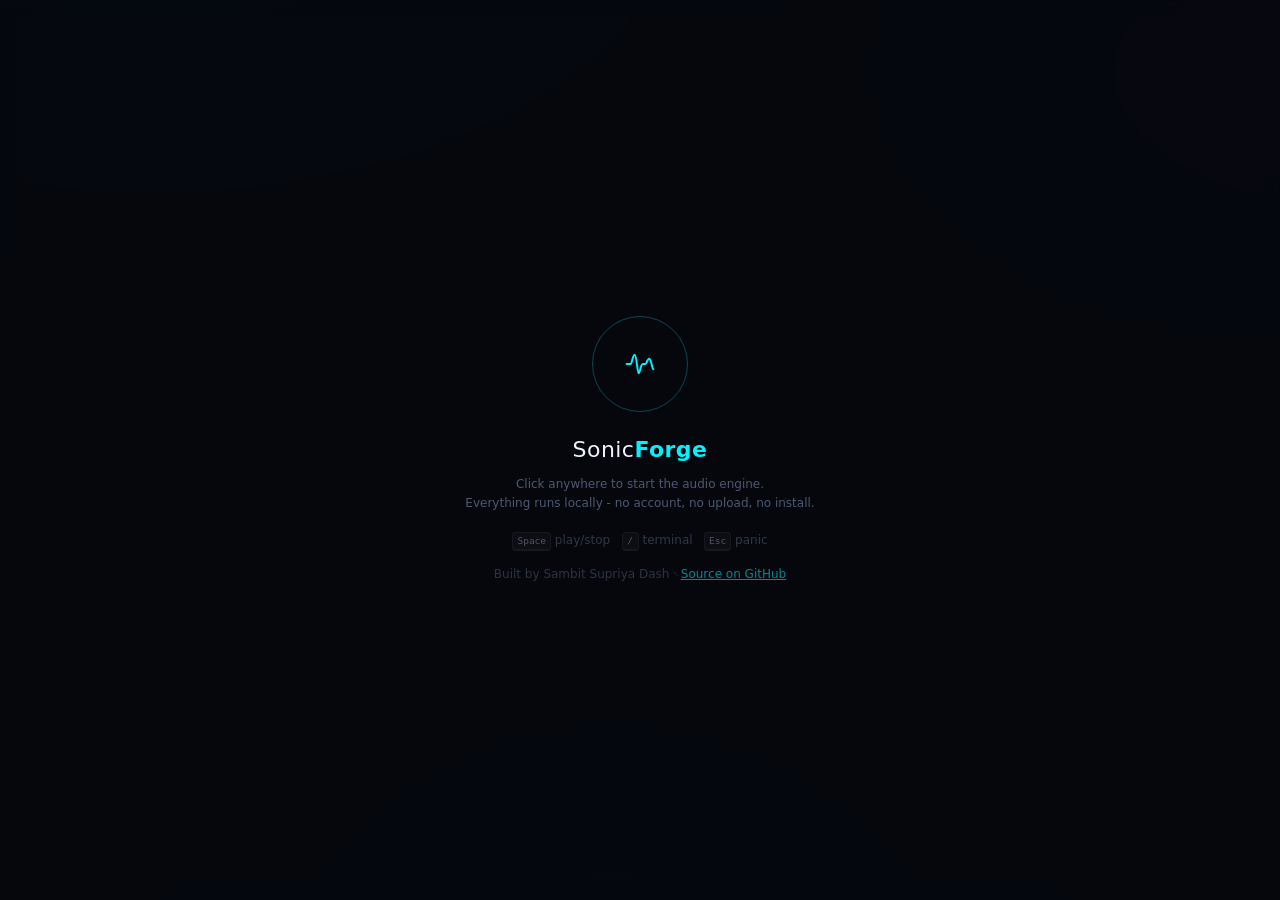
<file: index.html>
<!DOCTYPE html>
<html lang="en" data-theme="dark">
<head>
<meta charset="utf-8">
<meta name="viewport" content="width=device-width, initial-scale=1, viewport-fit=cover">
<title>SonicForge - Precision Tone Generator, Noise Lab & 3D Spectrum Analyser</title>

<meta name="description" content="A 16-channel precision tone generator, seven-colour noise lab, speaker water-eject tool, microphone room calibration and real-time 3D spectrogram. Runs entirely in your browser - nothing is uploaded, nothing is installed.">
<meta name="theme-color" content="#0B0F19">
<meta name="color-scheme" content="dark">

<meta property="og:type" content="website">
<meta property="og:title" content="SonicForge - Forge any frequency">
<meta property="og:description" content="16 parallel tone channels, Voss-McCartney pink noise, automatic speaker calibration, a scriptable terminal and a WebGL 3D spectrogram. 100% client-side, zero install.">
<meta property="og:url" content="https://samtherocket.github.io/sonicforge/">
<meta property="og:image" content="https://samtherocket.github.io/sonicforge/assets/og.png">
<meta property="og:image:width" content="1200">
<meta property="og:image:height" content="630">
<meta property="og:image:alt" content="SonicForge - 16 tone channels and a live 3D spectrogram">
<meta name="twitter:card" content="summary_large_image">
<meta name="twitter:image" content="https://samtherocket.github.io/sonicforge/assets/og.png">

<link rel="icon" href="data:image/svg+xml,%3Csvg xmlns='http://www.w3.org/2000/svg' viewBox='0 0 32 32'%3E%3Crect width='32' height='32' rx='7' fill='%230B0F19'/%3E%3Cpath d='M4 16h3c1 0 1.5-8 3-8s2 16 3 16 1.5-8 3-8h2c1 0 1.5-5 3-5s2 10 3 10' stroke='%2300F2FE' stroke-width='2' fill='none' stroke-linecap='round'/%3E%3C/svg%3E">
<link rel="manifest" href="./manifest.webmanifest">

<!-- Canonical. The app is reachable from more than one origin; this names
     the one search engines should index and attribute. -->
<link rel="canonical" href="https://samtherocket.github.io/sonicforge/">
<link rel="alternate" type="text/plain"
      href="https://samtherocket.github.io/sonicforge/llms.txt"
      title="Plain-text summary for language models">

<!-- Ownership proof for Google Search Console. Not a tracker: it is an
     opaque token Google reads once to confirm whoever added it controls
     this document, and it sends nothing anywhere. -->
<meta name="google-site-verification"
      content="z6RCKOnzZ9fZC-AYXMPnsxymvcfiMzWlnWJh5D--Mg0">

<meta name="author" content="Sambit Supriya Dash">
<meta name="application-name" content="SonicForge">
<meta name="apple-mobile-web-app-title" content="SonicForge">
<meta name="apple-mobile-web-app-capable" content="yes">
<meta name="robots"
      content="index, follow, max-image-preview:large, max-snippet:-1">

<meta name="twitter:title" content="SonicForge - Forge any frequency">
<meta name="twitter:description"
      content="16 tone channels with real phase control, seven noise
               colours, mic room calibration and a WebGL 3D spectrogram.
               Free, no install, nothing uploaded.">

<link rel="preconnect" href="https://fonts.gstatic.com" crossorigin>
<link rel="stylesheet" href="./css/theme.css">
<link rel="stylesheet" href="./css/components.css">

<!-- Structured data. Describes the application to search engines and to
     answer engines that read schema.org rather than prose. -->
<script type="application/ld+json">
{
  "@context": "https://schema.org",
  "@graph": [
    {
      "@type": "WebApplication",
      "@id": "https://samtherocket.github.io/sonicforge/#app",
      "name": "SonicForge",
      "alternateName": "SonicForge Tone Generator",
      "url": "https://samtherocket.github.io/sonicforge/",
      "applicationCategory": "MultimediaApplication",
      "applicationSubCategory": "Audio signal generator",
      "operatingSystem": "Any modern browser (Chrome, Edge, Firefox, Safari)",
      "browserRequirements": "Requires Web Audio API and JavaScript",
      "softwareVersion": "1.0",
      "inLanguage": "en",
      "isAccessibleForFree": true,
      "offers": {
        "@type": "Offer",
        "price": "0",
        "priceCurrency": "USD"
      },
      "license": "https://opensource.org/licenses/MIT",
      "image": "https://samtherocket.github.io/sonicforge/assets/og.png",
      "screenshot":
        "https://samtherocket.github.io/sonicforge/assets/screenshot.png",
      "description": "A browser-based precision audio instrument: 16 tone channels with real phase control, seven noise colours, microphone room calibration, a scripting terminal and a WebGL 3D spectrogram. Runs entirely client-side with nothing uploaded, and works offline.",
      "featureList": [
        "16 independent tone channels, each with waveform, dBFS level, stereo pan, starting phase, detune and glide",
        "True phase control - two channels 180 degrees apart cancel to exact silence",
        "Seven noise colours: white, pink, brown, blue, violet, grey and green",
        "Microphone room calibration with a 10-band correction curve",
        "Real-time WebGL 3D spectrogram and analytic interference field",
        "Scriptable terminal running on the audio clock",
        "Concert Mode: multi-device synchronisation with per-device phase offset",
        "Speaker water eject, headphone burn-in and driver polarity check",
        "Frequency range 0.05 Hz to Nyquist, covering infrasonic and ultrasonic",
        "Works offline, installs as a PWA, uploads nothing"
      ],
      "keywords": "tone generator, frequency generator, online tone generator, signal generator, sine wave generator, pink noise, brown noise, white noise generator, spectrogram, spectrum analyser, room calibration, speaker test, water eject, tinnitus notch, infrasound, ultrasonic, phase cancellation, Web Audio",
      "author": {
        "@type": "Person",
        "name": "Sambit Supriya Dash"
      },
      "maintainer": {
        "@type": "Person",
        "name": "Sambit Supriya Dash"
      },
      "codeRepository": "https://github.com/SAMtheROCKET/sonicforge",
      "programmingLanguage": "JavaScript"
    },
    {
      "@type": "SoftwareSourceCode",
      "@id": "https://github.com/SAMtheROCKET/sonicforge#source",
      "name": "SonicForge",
      "codeRepository": "https://github.com/SAMtheROCKET/sonicforge",
      "programmingLanguage": "JavaScript",
      "license": "https://opensource.org/licenses/MIT",
      "runtimePlatform": "Web browser"
    },
    {
      "@type": "FAQPage",
      "@id": "https://samtherocket.github.io/sonicforge/#faq",
      "mainEntity": [
        {
          "@type": "Question",
          "name": "Is SonicForge free?",
          "acceptedAnswer": {
            "@type": "Answer",
            "text": "Yes. It is free, MIT-licensed, open source, and needs no account or sign-up. There is no paywall and no advertising."
          }
        },
        {
          "@type": "Question",
          "name": "Does it upload anything or record me?",
          "acceptedAnswer": {
            "@type": "Answer",
            "text": "No. There is no backend. No analytics, no telemetry, no CDN and no cookies. The microphone opens only while a room-calibration measurement is running and is released as soon as it ends; no audio is recorded or stored, and only a 96-point magnitude curve leaves the analyser, staying in your browser."
          }
        },
        {
          "@type": "Question",
          "name": "What frequency range can it generate?",
          "acceptedAnswer": {
            "@type": "Answer",
            "text": "From 0.05 Hz to just below Nyquist - 24 kHz at the default 48 kHz sample rate, or 48 kHz if you switch the audio context to 96 kHz. That covers infrasonic, audible and ultrasonic bands."
          }
        },
        {
          "@type": "Question",
          "name": "Why can I not hear frequencies below 20 Hz?",
          "acceptedAnswer": {
            "@type": "Answer",
            "text": "Your speaker cannot reproduce them. A laptop driver rolls off below about 400 Hz and a bookshelf speaker below about 50 Hz, so the signal is being generated correctly but not radiated. Use the am() command to deliver an infrasonic envelope on an audible carrier instead."
          }
        },
        {
          "@type": "Question",
          "name": "How does the speaker water eject work?",
          "acceptedAnswer": {
            "@type": "Answer",
            "text": "It plays a 165 Hz pulse train at high excursion, which moves the driver far enough to physically push trapped water out of the grille. Point the speaker downward and take headphones off first - at that level in-ear playback is genuinely unsafe."
          }
        },
        {
          "@type": "Question",
          "name": "Does it work offline?",
          "acceptedAnswer": {
            "@type": "Answer",
            "text": "Yes. A service worker precaches every shipped file, so once the page has loaded it runs with no connection at all. It can also be installed as a progressive web app."
          }
        }
      ]
    }
  ]
}
</script>
</head>
<body>

<!-- ====================================================================
     Gesture unlock - every browser requires a user gesture before audio
     ==================================================================== -->
<div
     class="unlock"
     id="unlock"
     role="dialog"
     aria-modal="true"
     aria-labelledby="unlock-title"
     >
  <div class="unlock__inner">
    <div class="unlock__ring">
      <svg
           viewBox="0 0 24 24"
           fill="none"
           stroke="currentColor"
           stroke-width="1.5"
           stroke-linecap="round"
           stroke-linejoin="round"
           aria-hidden="true"
           >
        <!-- Path data: whitespace is a valid separator here, so
             the wrap is safe. -->
        <path d="M2 12h3c1 0 1.5-7 3-7s2 14 3 14
                 1.5-7 3-7h2c1 0 1.5-4 3-4s2 8 3 8"/>
      </svg>
    </div>
    <h1 class="unlock__title" id="unlock-title">Sonic<b>Forge</b></h1>
    <p class="unlock__sub">
      Click anywhere to start the audio engine.<br>
      Everything runs locally - no account, no upload, no install.
    </p>
    <p class="unlock__sub" style="margin-top:18px;opacity:.6">
      <span class="kbd">Space</span> play/stop &nbsp;
      <span class="kbd">/</span> terminal &nbsp; <span class="kbd">Esc</span>
      panic
    </p>
    <p class="unlock__sub" style="margin-top:14px;opacity:.55">
      Built by Sambit Supriya Dash ·
      <a
         href="https://github.com/SAMtheROCKET/sonicforge"
         rel="noopener"
         style="color:var(--cyan)"
         >Source on GitHub</a>
    </p>
  </div>
</div>

<div id="app" hidden>

  <!-- ==================================================================
       Header
       ================================================================== -->
  <header class="topbar">
    <button
         class="iconbtn rail-toggle"
         id="rail-toggle"
         aria-label="Toggle presets"
         >
      <svg
        viewBox="0 0 24 24"
        fill="none"
        stroke="currentColor"
        stroke-width="1.7"
        stroke-linecap="round"><path d="M4 7h16M4 12h16M4 17h16"/></svg>
    </button>

    <div class="brand">
      <svg
           class="brand__mark"
           viewBox="0 0 32 32"
           fill="none"
           aria-hidden="true"
           >
        <rect
             width="32"
             height="32"
             rx="8"
             fill="#0B0F19"
             stroke="rgba(0,242,254,.25)"
             />
        <path
             d="M4 16h3c1 0 1.5-8 3-8s2 16 3 16 1.5-8 3-8h2c1 0 1.5-5 3-5s2 10
             3 10"
             stroke="#00F2FE"
             stroke-width="2"
             stroke-linecap="round"
             />
      </svg>
      <div>
        <div class="brand__name">Sonic<em>Forge</em></div>
        <div class="brand__tag">Forge any frequency</div>
      </div>
    </div>

    <div class="topbar__group">
      <button
           class="btn btn--master btn--primary"
           id="master-play"
           aria-pressed="false"
           >
        <svg
          viewBox="0 0 24 24"
          fill="currentColor"
          aria-hidden="true"><path d="M6 4l14 8-14 8z"/></svg>
        <span id="master-play-label">Play</span>
      </button>
      <button
        class="btn btn--sm btn--danger"
        id="panic"
        title="Panic - silence everything (Esc)">Panic</button>
    </div>

    <div class="topbar__group">
      <span class="label">Master</span>
      <input
           class="range"
           id="master-gain"
           type="range"
           min="-60"
           max="0"
           step="0.1"
           value="-12"
           style="width:104px"
           aria-label="Master level in dBFS"
           >
      <span
        class="mono"
        id="master-db"
        style="min-width:52px;font-size:11px;color:var(--ink-hi)">-12.0
        dB</span>
      <div class="meter">
        <span class="meter__bar">
          <i id="meter-fill"></i>
          <span class="meter__peak" id="meter-peak"></span></span>
        <span class="meter__val" id="meter-val">-∞</span>
      </div>
    </div>

    <div class="topbar__group">
      <span class="label" title="Concert pitch reference">A4</span>
      <select
        class="input input--sm"
        id="a4-preset"
        style="width:96px"
        aria-label="Pitch standard"></select>
      <div class="input-group" style="width:96px">
        <input
             class="input input--sm mono"
             id="a4-hz"
             type="text"
             inputmode="decimal"
             value="440"
             aria-label="A4 frequency in hertz"
             >
        <span class="input-group__unit">Hz</span>
      </div>
      <span class="badge" id="a4-cents" title="Deviation from ISO 440">0
      ¢</span>
    </div>

    <div class="topbar__spacer"></div>

    <div class="topbar__group">
      <span
        class="label"
        title="Sample rate sets the Nyquist ceiling - nothing above half the
        rate can exist">Rate</span>
      <select
        class="input input--sm"
        id="sample-rate"
        style="width:88px"
        aria-label="Sample rate"></select>
      <span
        class="badge"
        id="nyquist-badge"
        title="Highest synthesisable frequency">24 kHz</span>
    </div>

    <div class="topbar__group">
      <label
           class="switch"
           title="Safety limiter - prevents 16 stacked channels from clipping"
           >
        <input type="checkbox" id="limiter" checked>
        <span class="switch__track"></span>
        <span class="switch__label">Limiter</span>
      </label>
      <button class="iconbtn" id="btn-help" title="Keyboard shortcuts & help">
        <svg
          viewBox="0 0 24 24"
          fill="none"
          stroke="currentColor"
          stroke-width="1.7"
          stroke-linecap="round">
            <path d="M12 16v-5M12 8h.01M12 21a9 9 0 1 0 0-18 9 9 0 0 0 0
                     18z"/></svg>
      </button>
    </div>
  </header>

  <!-- ==================================================================
       Main
       ================================================================== -->
  <div class="shell">

    <!-- ------------------------- LEFT RAIL ------------------------- -->
    <aside class="rail rail--left" id="rail-left">
      <section class="panel panel--flush">
        <div class="panel__head">
          <svg
            class="panel__icon"
            viewBox="0 0 24 24"
            fill="none"
            stroke="currentColor"
            stroke-width="1.7"
            stroke-linecap="round">
              <path d="M13 2L4 14h6l-1 8 9-12h-6l1-8z"/></svg>
          <span class="panel__title">Presets</span>
          <span class="panel__spacer"></span>
          <button
            class="btn btn--xs"
            id="preset-stop"
            title="Stop the running preset">Stop</button>
        </div>
        <div
          class="panel__body panel__body--tight"
          id="preset-list"
          style="overflow-y:auto"></div>
      </section>
    </aside>

    <!-- --------------------------- STAGE --------------------------- -->
    <main class="stage">

      <!-- Oscillator -->
      <section class="panel">
        <div class="panel__head">
          <svg
            class="panel__icon"
            viewBox="0 0 24 24"
            fill="none"
            stroke="currentColor"
            stroke-width="1.7"
            stroke-linecap="round">
              <path d="M2 12h3c1 0 1.5-7 3-7s2 14 3 14 1.5-7 3-7h2c1 0 1.5-4
                       3-4s2 8 3 8"/></svg>
          <span class="panel__title">Oscillator</span>
          <span class="panel__spacer"></span>
          <span class="badge badge--cyan" id="osc-target">Channel 01</span>
        </div>

        <div class="panel__body">
          <div class="dial-wrap">
            <div class="dial" id="dial">
              <canvas aria-hidden="true"></canvas>
              <div class="dial__core">
                <div class="dial__note" id="dial-note">A4</div>
                <div class="dial__cents" id="dial-cents">0 ¢</div>
                <div class="dial__ch" id="dial-ch">CH 01</div>
              </div>
            </div>

            <div class="grow col" style="gap:12px">
              <div class="freq-readout">
                <input
                     class="freq-readout__value mono"
                     id="freq-input"
                     type="text"
                     inputmode="decimal"
                     value="440.00"
                     aria-label="Frequency in hertz"
                     spellcheck="false"
                     >
                <span class="freq-readout__unit">Hz</span>
              </div>

              <div
                class="seg"
                id="wave-seg"
                role="group"
                aria-label="Waveform"></div>

              <div class="row row--wrap" style="gap:6px">
                <button
                  class="btn btn--xs"
                  data-freq-step="-12"
                  title="Down one octave">− Oct</button>
                <button class="btn btn--xs" data-freq-step="-1">− Semi</button>
                <button class="btn btn--xs" data-freq-step="1">+ Semi</button>
                <button
                  class="btn btn--xs"
                  data-freq-step="12"
                  title="Up one octave">+ Oct</button>
                <button
                  class="btn btn--xs"
                  id="btn-snap"
                  title="Snap to the nearest chromatic step">Snap</button>
                <span class="grow"></span>
                <button class="btn btn--xs btn--primary" id="btn-add-tone">+
                Add tone</button>
              </div>

              <div class="row trim-row" style="gap:14px">
                <div class="field grow">
                  <span class="label">Level</span>
                  <div class="row">
                    <input
                         class="range grow"
                         id="ch-gain"
                         type="range"
                         min="-90"
                         max="0"
                         step="0.1"
                         value="-18"
                         aria-label="Channel level"
                         >
                    <span
                      class="mono"
                      id="ch-gain-val"
                      style="min-width:52px;
                        font-size:11px;text-align:right">-18.0</span>
                  </div>
                </div>
                <div class="field grow">
                  <span class="label">Pan</span>
                  <div class="row">
                    <input
                         class="range range--bipolar grow"
                         id="ch-pan"
                         type="range"
                         min="-1"
                         max="1"
                         step="0.01"
                         value="0"
                         aria-label="Channel pan"
                         >
                    <span
                      class="mono"
                      id="ch-pan-val"
                      style="min-width:34px;
                        font-size:11px;text-align:right">C</span>
                  </div>
                </div>
                <div class="field grow">
                  <span class="label">Phase</span>
                  <div class="row">
                    <input
                         class="range range--violet grow"
                         id="ch-phase"
                         type="range"
                         min="0"
                         max="359"
                         step="1"
                         value="0"
                         aria-label="Channel phase"
                         >
                    <span
                      class="mono"
                      id="ch-phase-val"
                      style="min-width:34px;
                        font-size:11px;text-align:right">0°</span>
                  </div>
                </div>
              </div>
            </div>
          </div>
        </div>
      </section>

      <!-- Channels -->
      <section class="panel" style="min-height:0">
        <div class="panel__head">
          <svg
            class="panel__icon"
            viewBox="0 0 24 24"
            fill="none"
            stroke="currentColor"
            stroke-width="1.7"
            stroke-linecap="round"
            stroke-linejoin="round">
              <path d="M12 3l9 5-9 5-9-5 9-5zM3 14l9 5 9-5"/></svg>
          <span class="panel__title">Channels</span>
          <span class="badge" id="chan-count">0 / 16 live</span>
          <span class="panel__spacer"></span>
          <button class="btn btn--xs" id="chan-all-on">All on</button>
          <button class="btn btn--xs" id="chan-all-off">All off</button>
          <button class="btn btn--xs" id="chan-reset">Reset</button>
        </div>
        <div class="panel__body panel__body--flush">
          <div
            class="chan-scroll"
            id="chan-list"
            style="max-height:330px"></div>
        </div>
      </section>

      <!-- Noise -->
      <section class="panel">
        <div class="panel__head">
          <svg
            class="panel__icon"
            viewBox="0 0 24 24"
            fill="none"
            stroke="currentColor"
            stroke-width="1.7"
            stroke-linecap="round"><path d="M2 12h4l3-8 4 16 3-8h6"/></svg>
          <span class="panel__title">Noise Generator</span>
          <span class="panel__spacer"></span>
          <span class="badge" id="noise-state">idle</span>
          <button class="btn btn--sm" id="noise-toggle">Start</button>
        </div>

        <div class="panel__body col" style="gap:12px">
          <div>
            <span class="label">Colour A</span>
            <div
              class="seg"
              id="noise-a"
              role="group"
              aria-label="Primary noise colour"
              style="margin-top:5px;flex-wrap:wrap"></div>
          </div>

          <div class="row" style="gap:14px;align-items:flex-end">
            <div class="field grow">
              <span class="label">Hybrid blend → B</span>
              <div class="row">
                <input
                     class="range grow"
                     id="noise-blend"
                     type="range"
                     min="0"
                     max="1"
                     step="0.01"
                     value="0"
                     aria-label="Hybrid blend"
                     >
                <select
                  class="input input--xs"
                  id="noise-b"
                  style="width:76px"
                  aria-label="Secondary noise colour"></select>
              </div>
            </div>
            <div class="field" style="width:126px">
              <span class="label">Level</span>
              <div class="row">
                <input
                     class="range grow"
                     id="noise-gain"
                     type="range"
                     min="-90"
                     max="0"
                     step="0.5"
                     value="-24"
                     aria-label="Noise level"
                     >
                <span
                  class="mono"
                  id="noise-gain-val"
                  style="min-width:42px;
                    font-size:11px;text-align:right">-24</span>
              </div>
            </div>
          </div>

          <div class="row row--wrap" style="gap:10px">
            <div class="field" style="width:104px">
              <span class="label">Filter</span>
              <select
                class="input input--sm"
                id="noise-shape"
                aria-label="Shaping filter"></select>
            </div>
            <div class="field" style="width:96px">
              <span class="label">Cutoff</span>
              <div class="input-group">
                <input
                     class="input input--sm mono"
                     id="noise-freq"
                     type="text"
                     inputmode="decimal"
                     value="1000"
                     aria-label="Filter cutoff"
                     >
                <span class="input-group__unit">Hz</span>
              </div>
            </div>
            <div class="field grow" style="min-width:150px">
              <span
                class="label"
                title="Boosts masking energy across the 300-3400 Hz speech
                band">Vocal shield</span>
              <div class="row">
                <input
                     class="range range--violet grow"
                     id="noise-shield"
                     type="range"
                     min="-12"
                     max="12"
                     step="0.5"
                     value="0"
                     aria-label="Vocal band emphasis"
                     >
                <span
                  class="mono"
                  id="noise-shield-val"
                  style="min-width:42px;
                    font-size:11px;text-align:right">0.0</span>
              </div>
            </div>
          </div>

          <p class="hint" id="noise-hint"></p>
        </div>
      </section>
    </main>

    <!-- ------------------------- RIGHT RAIL ------------------------- -->
    <aside class="rail rail--right">

      <!-- Visualiser -->
      <section class="panel">
        <div class="panel__head">
          <svg
            class="panel__icon"
            viewBox="0 0 24 24"
            fill="none"
            stroke="currentColor"
            stroke-width="1.7"
            stroke-linecap="round"
            stroke-linejoin="round">
              <path d="M12 2l9 5v10l-9 5-9-5V7l9-5zM12 12l9-5M12 12v10M12 12L3
                       7"/></svg>
          <span class="panel__title">Field</span>
          <span class="panel__spacer"></span>
          <div class="tabs" id="viz-tabs" style="width:196px">
            <button data-viz="waterfall" class="is-active">3D</button>
            <button data-viz="interference">Phase</button>
            <button data-viz="gonio">L/R</button>
          </div>
        </div>
        <div class="viz" id="viz">
          <canvas id="viz-waterfall"></canvas>
          <canvas id="viz-interference" hidden></canvas>
          <div class="viz__badge" id="viz-badge">WebGL2</div>
          <div class="viz__hud" id="viz-hud"></div>
          <div class="viz__empty" id="viz-empty">Drag to orbit · scroll to
          zoom</div>
        </div>
      </section>

      <!-- Terminal -->
      <section class="panel panel--accent">
        <div class="panel__head">
          <svg
            class="panel__icon"
            viewBox="0 0 24 24"
            fill="none"
            stroke="currentColor"
            stroke-width="1.7"
            stroke-linecap="round"
            stroke-linejoin="round"><path d="M5 7l4 4-4 4M12 15h7"/></svg>
          <span class="panel__title">Script Terminal</span>
          <span class="panel__spacer"></span>
          <button
            class="btn btn--xs"
            id="term-multiline"
            title="Toggle multi-line script pad">Pad</button>
          <button class="btn btn--xs" id="term-clear">Clear</button>
          <button
            class="btn btn--xs btn--danger"
            id="term-stop"
            title="Halt execution (Ctrl+C)">Halt</button>
        </div>

        <div class="term" data-term="root">
          <div
            class="term__log"
            data-term="log"
            role="log"
            aria-live="polite"></div>
          <div class="term__tracker" data-term="tracker" hidden>
            <span class="term__pc" data-term="pc">-</span>
            <span class="term__bar"><i data-term="bar"></i></span>
            <span class="term__count" data-term="count"></span>
          </div>
          <div class="term__prompt">
            <span class="term__caret">›</span>
            <span class="term__ghost" data-term="ghost"></span>
            <input
                 class="term__input"
                 data-term="input"
                 type="text"
                 spellcheck="false"
                 autocomplete="off"
                 autocapitalize="off"
                 placeholder="play(440hz, 1s, sine)"
                 aria-label="Command input"
                 >
          </div>
        </div>
      </section>

      <!-- Calibration -->
      <section class="panel">
        <div class="panel__head">
          <svg
            class="panel__icon"
            viewBox="0 0 24 24"
            fill="none"
            stroke="currentColor"
            stroke-width="1.7"
            stroke-linecap="round"
            stroke-linejoin="round">
              <path d="M12 3a3 3 0 0 1 3 3v6a3 3 0 0 1-6 0V6a3 3 0 0 1 3-3zM5
                       11a7 7 0 0 0 14 0M12 18v3"/></svg>
          <span class="panel__title">Auto-Calibration</span>
          <span class="panel__spacer"></span>
          <span class="badge" id="cal-state">not measured</span>
        </div>
        <div class="panel__body col" style="gap:10px">
          <canvas
            class="curve"
            id="cal-curve"
            width="600"
            height="224"></canvas>

          <div class="row" style="gap:6px">
            <button class="btn btn--sm btn--primary grow" id="cal-run">Measure
            room</button>
            <button class="btn btn--sm" id="cal-apply" disabled>Apply</button>
            <button
              class="btn btn--sm"
              id="cal-export"
              disabled=
              title="Download the curve as JSON">↓</button>
          </div>

          <div id="cal-stats" hidden>
            <div class="kv"><span class="kv__k">Round
            trip</span><span class="kv__v" id="cal-latency">-</span></div>
            <div class="kv"><span class="kv__k">Noise
            floor</span><span class="kv__v" id="cal-floor">-</span></div>
            <div class="kv">
              <span class="kv__k">Confidence</span>
              <span class="kv__v" id="cal-confidence">-</span></div>
          </div>

          <p class="note-card" id="cal-note">
            Plays a 3&nbsp;s sweep through your speakers and listens back with
            the microphone,
            then builds a 10-band correction curve.
            <b class="text-cyan">The audio never leaves this device</b> - the
            stream is released the
            moment the measurement ends, and nothing is recorded.
          </p>
        </div>
      </section>

      <!-- Concert Mode -->
      <section class="panel">
        <div class="panel__head">
          <svg
            class="panel__icon"
            viewBox="0 0 24 24"
            fill="none"
            stroke="currentColor"
            stroke-width="1.7"
            stroke-linecap="round"
            stroke-linejoin="round">
              <path d="M16 19v-1a4 4 0 0 0-4-4H6a4 4 0 0 0-4 4v1M9 7a3 3 0 1 0
                       0 6 3 3 0 0 0 0-6zM21 19v-1a4 4 0 0 0-3-3.8M16 4.2a4 4
                       0 0 1 0 7.6"/></svg>
          <span class="panel__title">Concert Mode</span>
          <span class="panel__spacer"></span>
          <span class="badge" id="concert-state">solo</span>
        </div>

        <div class="panel__body col" style="gap:10px">
          <div class="tabs" id="concert-kind">
            <button data-kind="local" class="is-active">Browser</button>
            <button data-kind="relay">LAN</button>
            <button data-kind="peer">P2P</button>
          </div>
          <p class="hint" id="concert-hint"></p>

          <div class="row" id="concert-relay-row" hidden>
            <div class="field grow">
              <span class="label">Relay URL</span>
              <input
                   class="input input--sm mono"
                   id="concert-relay"
                   type="text"
                   placeholder="ws://192.168.1.20:8787"
                   spellcheck="false"
                   >
            </div>
          </div>

          <div class="row" style="gap:6px">
            <button
              class="btn btn--sm btn--primary grow"
              id="concert-host">Host room</button>
            <input
                 class="input input--sm mono"
                 id="concert-code"
                 placeholder="CODE"
                 style="width:84px;text-transform:uppercase"
                 maxlength="8"
                 aria-label="Room code"
                 >
            <button class="btn btn--sm grow" id="concert-join">Join</button>
          </div>

          <div id="concert-live" hidden>
            <div class="roomcode" id="concert-room">------</div>
            <div class="row" style="gap:10px;align-items:flex-start">
              <canvas
                class="qr"
                id="concert-qr"
                width="132"
                height="132"></canvas>
              <div class="grow col" style="gap:6px">
                <div class="kv">
                  <span class="kv__k">Role</span>
                  <span class="kv__v" id="concert-role">master</span></div>
                <div class="kv">
                  <span class="kv__k">Peers</span>
                  <span class="kv__v" id="concert-peers">0</span></div>
                <div class="kv"><span class="kv__k">Clock
                offset</span>
                  <span class="kv__v" id="concert-offset">-</span></div>
                <div class="kv"><span class="kv__k">Round
                trip</span><span class="kv__v" id="concert-rtt">-</span></div>
                <button class="btn btn--xs btn--block" id="concert-copy">Copy
                join link</button>
              </div>
            </div>

            <div class="divider"></div>

            <div class="field">
              <span class="label">This device phase offset</span>
              <div class="row">
                <input
                     class="range range--violet grow"
                     id="concert-phase"
                     type="range"
                     min="0"
                     max="359"
                     step="1"
                     value="0"
                     aria-label="Device phase offset"
                     >
                <span
                  class="mono"
                  id="concert-phase-val"
                  style="min-width:42px;
                    font-size:11px;text-align:right">0°</span>
              </div>
              <p class="hint" style="margin-top:4px">
                Set one device to 0° and another to 180°, place them a metre
                apart,
                and play the same tone on both to hear active cancellation.
              </p>
            </div>

            <div id="concert-peer-list" style="margin-top:8px"></div>

            <div class="row" style="gap:6px;margin-top:8px">
              <button class="btn btn--xs grow" id="concert-sync-tone">Sync tone
              to all</button>
              <button class="btn btn--xs grow" id="concert-push">Push
              state</button>
              <button
                class="btn btn--xs btn--danger"
                id="concert-leave">Leave</button>
            </div>
          </div>

          <div id="concert-peer-pair" hidden>
            <div class="divider"></div>
            <span class="label">Manual pairing code</span>
            <textarea
              class="input mono"
              id="concert-signal"
              rows="3"
              style="height:auto;padding:6px;font-size:10px"
              spellcheck="false"
              placeholder="Paste the other device's code here"></textarea>
            <div class="row" style="gap:6px;margin-top:6px">
              <button class="btn btn--xs grow" id="concert-offer">Create
              offer</button>
              <button class="btn btn--xs grow" id="concert-accept">Accept
              code</button>
              <button
                class="btn btn--xs"
                id="concert-copy-signal">Copy</button>
            </div>
          </div>
        </div>
      </section>
    </aside>
  </div>

  <!-- ==================================================================
       Status bar
       ================================================================== -->
  <footer class="statusbar">
    <span>
      <!-- No break between these two: they sit in an inline row with
           no separating space, so a newline would render as one. -->
      <span class="status-dot" id="dot-engine"></span><b id="st-engine">booting</b></span>
    <span>SR <b id="st-rate">-</b></span>
    <span>LAT <b id="st-latency">-</b></span>
    <span>VOICES <b id="st-voices">0</b></span>
    <span>GR <b id="st-gr">0.0 dB</b></span>
    <span>FPS <b id="st-fps">-</b></span>
    <span class="statusbar__spacer"></span>
    <span id="st-hint">Press <b>/</b> for the terminal</span>
  </footer>
</div>

<div class="toasts" id="toasts" role="status" aria-live="polite"></div>
<div id="modal-root"></div>

<!--
  Read by anything that does not run scripts: text-mode browsers, and the
  many crawlers that parse HTML without executing it. Those see an empty
  shell otherwise, because every readable string in the interface above is
  written by a module at boot. Nothing here renders for a visitor with
  scripting on, so it carries no layout risk and is free to be prose.
-->
<noscript>
  <div style="max-width:52em;margin:0 auto;padding:40px;
              color:#b9c4dc;font-family:system-ui;line-height:1.6">
    <h2 style="color:#00F2FE;margin-bottom:0">SonicForge</h2>
    <p style="margin-top:4px;letter-spacing:.18em;font-size:.8em">
      FORGE ANY FREQUENCY
    </p>

    <p>
      A precision audio instrument that runs entirely in the browser.
      Sixteen independent tone channels, each with its own waveform,
      level in dBFS, stereo position, starting phase in degrees, detune
      in cents and glide time. Seven noise colours. Microphone room
      calibration. A scripting terminal on the audio clock. A real-time
      WebGL 3D spectrogram. No install, no account, nothing uploaded,
      and it works offline.
    </p>

    <p>
      <b>Frequency range:</b> 0.05 Hz to just under Nyquist &mdash;
      24 kHz at the default 48 kHz sample rate, or 48 kHz with the
      audio context switched to 96 kHz. Infrasonic, audible and
      ultrasonic in one instrument.
    </p>

    <p>
      <b>Phase is a real control.</b> The Web Audio oscillator has no
      phase parameter, so SonicForge builds each waveform from its
      Fourier coefficients and rotates every harmonic, baking the
      offset into the wave table. Two channels 180&deg; apart cancel to
      measured silence.
    </p>

    <p><b>What people use it for:</b> reference tones at an exact
      frequency, level and phase; testing speakers, headphones,
      subwoofers and room response; hearing-range self-tests; pink,
      brown and white noise for focus, masking and tinnitus relief;
      ejecting water from a phone speaker after a spill; breaking in
      new drivers; checking speaker polarity; flame-acoustics and
      combustion research; beat-frequency and phase-cancellation
      teaching demonstrations.</p>

    <p>
      <b>Privacy:</b> there is no backend. No analytics, no telemetry,
      no cookies, no account. The microphone opens only while a
      calibration measurement runs and is released in a
      <code>finally</code> block. No audio is recorded or stored.
    </p>

    <p>
      The interface itself is a real-time audio application and needs
      JavaScript. With scripting enabled this page becomes the
      instrument.
    </p>

    <p>
      Built by Sambit Supriya Dash. MIT licensed.
    </p>

    <p>
      <a href="https://github.com/SAMtheROCKET/sonicforge"
         style="color:#00F2FE">Source and full documentation</a>
      &middot;
      <a href="./llms.txt" style="color:#00F2FE">Plain-text summary</a>
      &middot;
      <a href="./tests.html" style="color:#00F2FE">Test suite</a>
    </p>
  </div>
</noscript>

<script type="module" src="./js/main.js"></script>
</body>
</html>
</file>
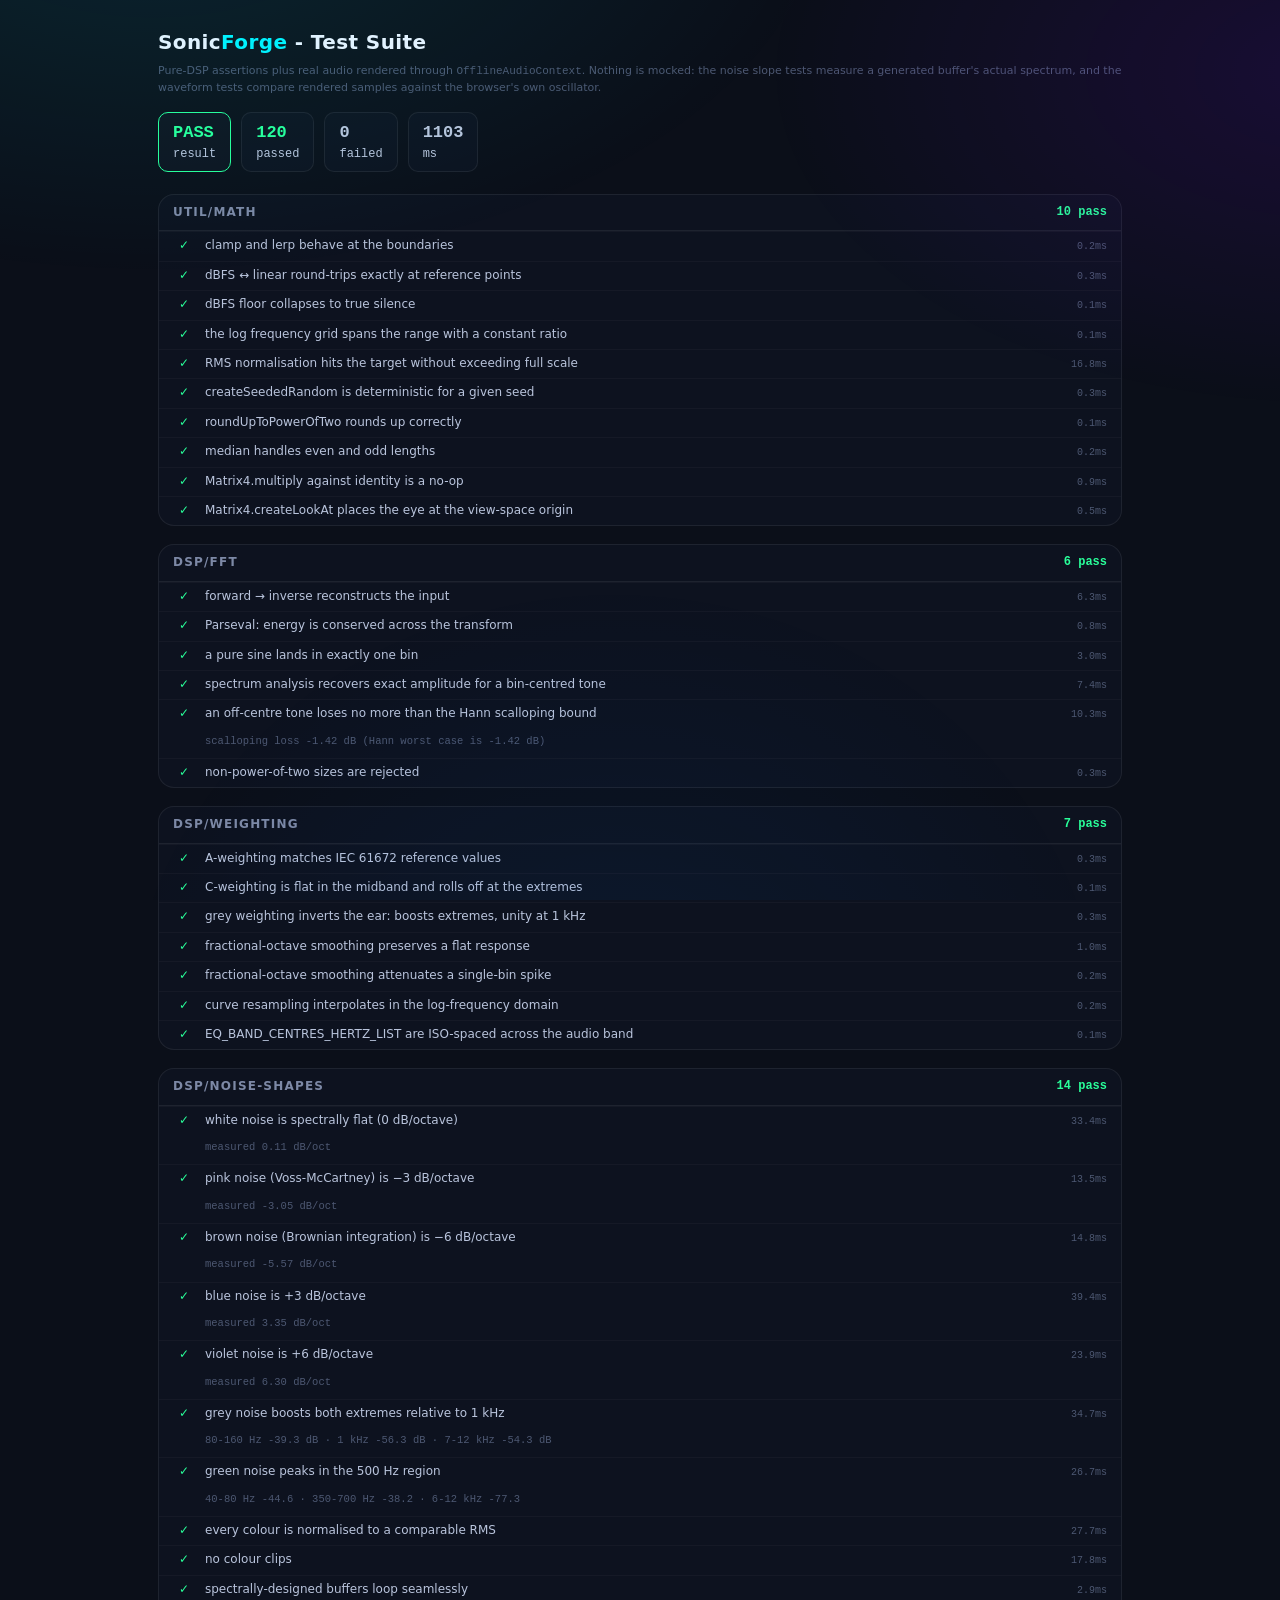
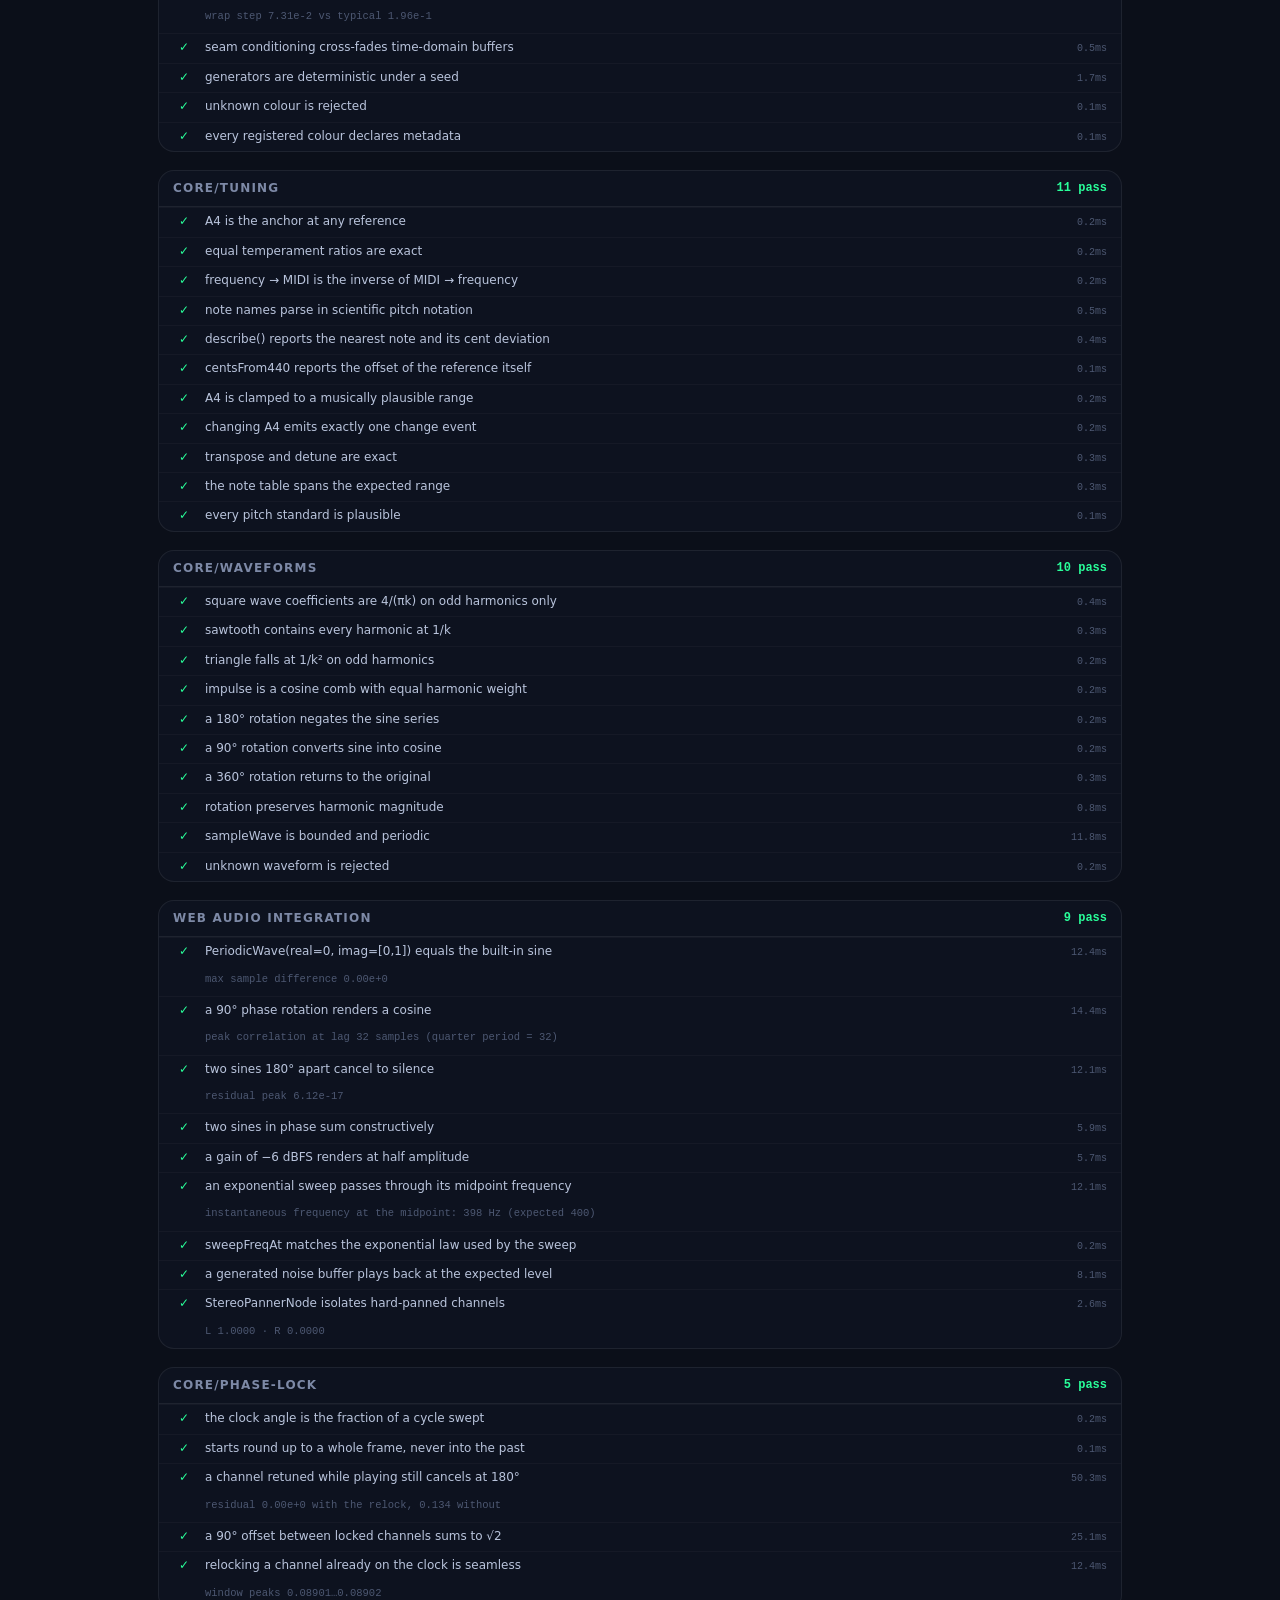
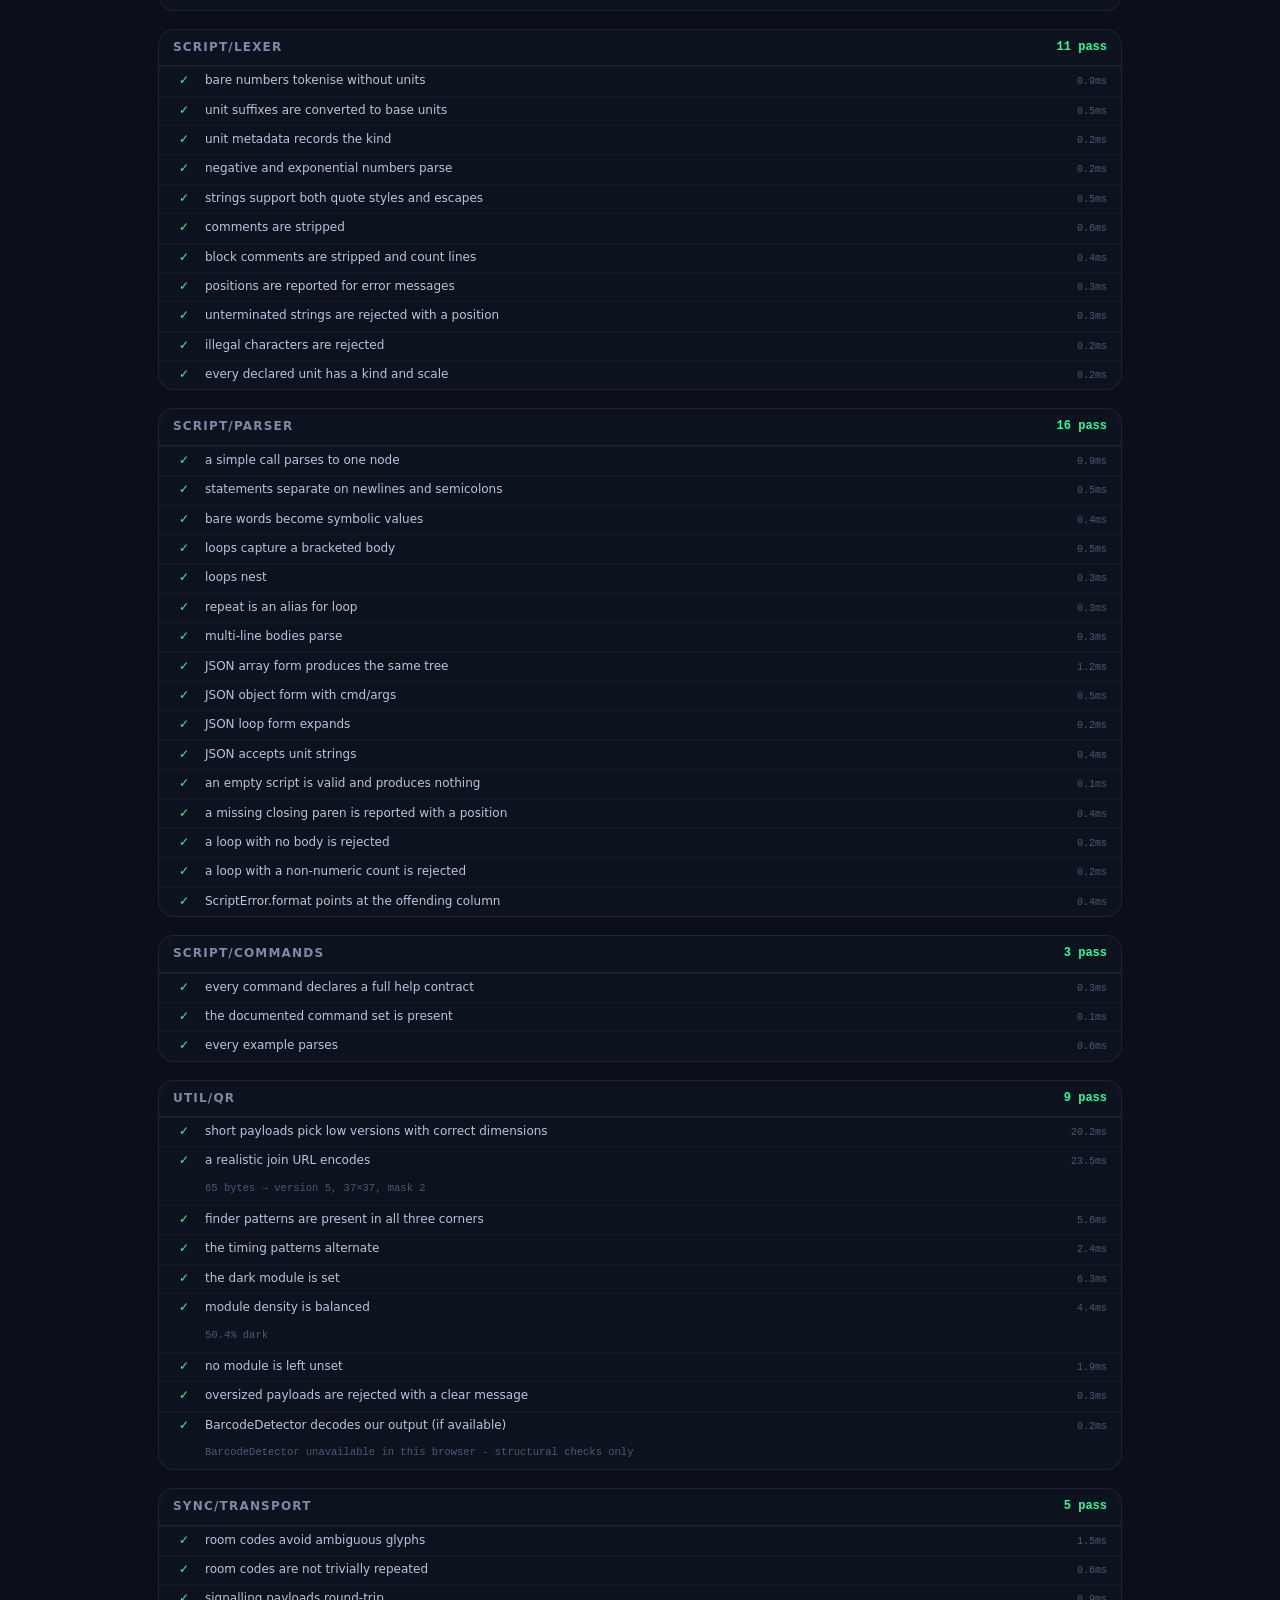
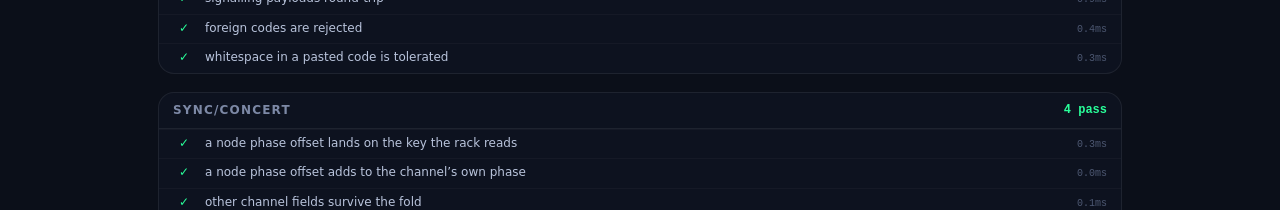
<file: tests.html>
<!DOCTYPE html>
<html lang="en">
<head>
<meta charset="utf-8">
<meta name="viewport" content="width=device-width, initial-scale=1">
<title>SonicForge - Test Suite</title>
<link rel="stylesheet" href="./css/theme.css">
<link rel="stylesheet" href="./css/components.css">
<style>
  body { overflow: auto; }

  .wrap {
    max-width: 1000px;
    margin: 0 auto;
    padding: 28px 18px 64px;
  }

  h1 {
    font-size: 20px;
    color: var(--ink-hi);
    font-weight: 600;
    letter-spacing: .02em;
  }
  h1 em { font-style: normal; color: var(--cyan); }

  .sum {
    display: flex;
    gap: 10px;
    flex-wrap: wrap;
    align-items: center;
    margin: 16px 0 22px;
  }

  .stat {
    padding: 8px 14px;
    border-radius: var(--r);
    border: 1px solid var(--glass-brd);
    background: var(--glass-bg);
    font-family: var(--ff-mono);
    font-size: 12px;
  }
  .stat b { font-size: 17px; display: block; }

  .suite {
    margin-bottom: 18px;
    border: 1px solid var(--glass-brd);
    border-radius: var(--r-lg);
    background: var(--glass-bg);
    overflow: hidden;
  }

  .suite__head {
    padding: 9px 14px;
    border-bottom: 1px solid var(--glass-brd);
    display: flex;
    align-items: center;
    gap: 10px;
    font-weight: 600;
    font-size: 12px;
    letter-spacing: .1em;
    text-transform: uppercase;
    color: var(--ink-mid);
  }

  .t {
    display: grid;
    grid-template-columns: 22px 1fr auto;
    gap: 10px;
    align-items: baseline;
    padding: 5px 14px;
    border-top: 1px solid rgba(255, 255, 255, .03);
    font-size: 12px;
  }

  .t--pass .t__mark { color: var(--lime); }
  .t--fail .t__mark { color: var(--rose); }
  .t--skip .t__mark { color: var(--ink-low); }
  .t__mark { font-family: var(--ff-mono); text-align: center; }
  .t__name { color: var(--ink); }
  .t--fail .t__name { color: var(--ink-hi); }

  .t__ms {
    font-family: var(--ff-mono);
    font-size: 10px;
    color: var(--ink-low);
  }

  .t__err {
    grid-column: 2 / -1;
    font-family: var(--ff-mono);
    font-size: 11px;
    color: var(--rose);
    white-space: pre-wrap;
    padding: 4px 0 6px;
    line-height: 1.5;
  }

  .t__note {
    grid-column: 2 / -1;
    font-family: var(--ff-mono);
    font-size: 10.5px;
    color: var(--ink-low);
    padding-bottom: 4px;
  }

  .running { color: var(--amber); }
</style>
</head>
<body>
<div class="wrap">
  <h1>Sonic<em>Forge</em> - Test Suite</h1>
  <p class="hint" style="margin-top:6px">
    Pure-DSP assertions plus real audio rendered through
    <code>OfflineAudioContext</code>.
    Nothing is mocked: the noise slope tests measure a generated buffer's
    actual spectrum,
    and the waveform tests compare rendered samples against the browser's own
    oscillator.
  </p>

  <div class="sum" id="summary"><span class="running">running…</span></div>
  <div id="results"></div>
</div>

<script type="module">
/* =========================================================================
   Micro test framework
   ========================================================================= */

const results = [];
let current = null;

const resultsEl = document.getElementById('results');
const summaryEl = document.getElementById('summary');

function suite(name, fn) {
  current = { name, tests: [] };
  results.push(current);
  fn();
}

function test(name, fn) {
  current.tests.push({ name, fn });
}

class AssertionError extends Error {}

function ok(value, msg = 'expected truthy') {
  if (!value) throw new AssertionError(`${msg} - got ${fmt(value)}`);
}

function eq(actual, expected, msg = 'values differ') {
  if (!Object.is(actual, expected)) {
    throw new AssertionError(`${msg}\n  expected: ${fmt(expected)}\n ` +
      ` actual:   ${fmt(actual)}`);
  }
}

function close(actual, expected, tol, msg = 'outside tolerance') {
  if (!Number.isFinite(actual)) {
    throw new AssertionError(`${msg} - actual is ${fmt(actual)}`);
  }
  const d = Math.abs(actual - expected);
  if (d > tol) {
    throw new AssertionError(
      `${msg}\n  expected: ${expected} ±${tol}\n  actual: ` +
        `  ${actual}\n  delta:    ${d.toPrecision(4)}`
    );
  }
}

function within(actual, lo, hi, msg = 'out of range') {
  if (!(actual >= lo && actual <= hi)) {
    throw new AssertionError(`${msg}\n  expected: ${lo}…${hi}\n ` +
      ` actual:   ${fmt(actual)}`);
  }
}

function throws(fn, msg = 'expected a throw') {
  try {
    fn();
  } catch {
    return;
  }
  throw new AssertionError(msg);
}

let activeTest = null;

function note(text) {
  if (activeTest) activeTest.note = text;
}

function fmt(v) {
  if (typeof v === 'number') return Number.isInteger(v)
    ? String(v)
    : v.toPrecision(6);
  if (Array.isArray(v)) {
    const shown_str = v.slice(0, 6).map(fmt).join(', ');
    const more_str = v.length > 6 ? ', …' : '';
    return `[${shown_str}${more_str}]`;
  }
  if (v instanceof Float32Array || v instanceof Float64Array) {
    return fmt(Array.from(v.slice(0, 6)));
  }
  return String(v);
}

/* =========================================================================
   Imports
   ========================================================================= */

import {
  clampToRange, interpolateLinear, computeMedian,
  roundUpToPowerOfTwo, isPowerOfTwo,
} from './js/util/numeric.js';
import {
  convertDbToLinear, convertLinearToDb, normaliseRmsInPlace,
} from './js/util/amplitude.js';
import { buildLogFrequencyGrid } from './js/util/frequency.js';
import { createSeededRandom } from './js/util/random.js';
import { Matrix4 } from './js/util/matrix4.js';
import {
  FastFourierTransform, analyseRealSignalSpectrum, measureBandPowerDb,
} from './js/dsp/fourier.js';
import {
  computeAWeightingDb, computeCWeightingDb,
  computeGreyWeightingMultiplier, EQ_BAND_CENTRES_HERTZ_LIST,
} from './js/dsp/weighting.js';
import {
  smoothOverFractionalOctaves, resampleCurveOntoLogGrid,
} from './js/dsp/smoothing.js';
import {
  generatePinkNoise, generateBrownNoise, generateWhiteNoise,
  synthesiseSpectrallyShapedNoise, makeBufferSeamless,
} from './js/dsp/noise-synthesis.js';
import {
  buildNoiseBuffer, NOISE_COLOURS_DICT, NOISE_COLOUR_KEYS_LIST,
} from './js/dsp/noise-colours.js';
import {
  Tuning, parseNoteName, measureCentsBetween, PITCH_STANDARDS_LIST,
} from './js/core/tuning.js';
import {
  buildPhaseRotatedWaveTables, sampleWaveform,
  WAVEFORM_KEYS_LIST, applyWaveform,
} from './js/core/waveforms.js';
import { tokenize, UNIT_SUFFIXES_DICT } from './js/script/lexer.js';
import { parse } from './js/script/parser.js';
import { COMMANDS, COMMAND_NAMES } from './js/script/commands.js';
import { encodeQR } from './js/util/qr.js';
import {
  computeSweepFrequencyAt,
} from './js/core/calibration-capture.js';
import { makeRoomCode } from './js/sync/transport.js';
import { encodeSignal, decodeSignal } from './js/sync/signal-codec.js';
import { foldPhaseIntoChannels } from './js/sync/concert.js';
import { ChannelRack } from './js/core/channel-rack.js';
import {
  computeClockPhaseDegrees, computeStartFrame, convertFrameToStartSeconds,
} from './js/core/phase-lock.js';

/* =========================================================================
   Helpers
   ========================================================================= */

const RATE = 48000;

/** Measure the average dB/octave slope of a buffer between two frequencies. */
function measureSlope(buf, rate, loHz = 250, hiHz = 4000) {
  const { frequencies_float64array: freqs, magnitudes_float64array: mags } =
    analyseRealSignalSpectrum(buf, rate, { size_int: 1 << 15  });
  const points = [];
  for (let f = loHz; f <= hiHz; f *= 2) {
    const p = measureBandPowerDb(freqs, mags, f * 0.71, f * 1.41);
    if (Number.isFinite(p)) points.push([Math.log2(f), p]);
  }
  if (points.length < 2) return NaN;

  // Least-squares fit of dB against log2(f) - the slope is dB per octave.
  const n = points.length;
  const sx = points.reduce((s, p) => s + p[0], 0);
  const sy = points.reduce((s, p) => s + p[1], 0);
  const sxy = points.reduce((s, p) => s + p[0] * p[1], 0);
  const sxx = points.reduce((s, p) => s + p[0] * p[0], 0);
  return (n * sxy - sx * sy) / (n * sxx - sx * sx);
}

/** Render a graph-building callback offline and return channel 0. */
async function render(
  build,
  { length = 4096, rate = RATE, channels = 1 } = {}
) {
  const ctx = new OfflineAudioContext(channels, length, rate);
  await build(ctx);
  const buf = await ctx.startRendering();
  return buf.getChannelData(0);
}

function peakOf(arr) {
  let p = 0;
  for (let i = 0; i < arr.length; i++) p = Math.max(p, Math.abs(arr[i]));
  return p;
}

function rmsOf(arr) {
  let s = 0;
  for (let i = 0; i < arr.length; i++) s += arr[i] * arr[i];
  return Math.sqrt(s / arr.length);
}

/** Maximum absolute difference between two equal-length arrays. */
function maxDiff(a, b, from = 0, to = a.length) {
  let m = 0;
  for (let i = from; i < to; i++) m = Math.max(m, Math.abs(a[i] - b[i]));
  return m;
}

/* =========================================================================
   SUITE - util/math
   ========================================================================= */

suite('util/math', () => {
  test('clamp and lerp behave at the boundaries', () => {
    eq(clampToRange(5, 0, 10), 5);
    eq(clampToRange(-1, 0, 10), 0);
    eq(clampToRange(11, 0, 10), 10);
    eq(interpolateLinear(0, 10, 0.25), 2.5);
  });

  test('dBFS ↔ linear round-trips exactly at reference points', () => {
    close(convertDbToLinear(0), 1, 1e-12, '0 dBFS is unity');
    close(convertDbToLinear(-6), 0.5011872336, 1e-9, '-6 dB is ~0.5012');
    close(convertDbToLinear(-20), 0.1, 1e-12, '-20 dB is exactly 0.1');
    close(convertLinearToDb(0.5), -6.0205999, 1e-6);
    eq(convertLinearToDb(0), -Infinity);
    eq(convertDbToLinear(-Infinity), 0);
  });

  test('dBFS floor collapses to true silence', () => {
    eq(
      convertDbToLinear(-90),
      0,
      'the silence floor must produce exactly zero, not a denormal'
    );
    eq(convertDbToLinear(-120), 0);
  });

  test('the log frequency grid spans the range with a constant ratio', () => {
    const s = buildLogFrequencyGrid(20, 20000, 5);
    close(s[0], 20, 1e-9);
    close(s[4], 20000, 1e-6);
    const r1 = s[1] / s[0];
    const r2 = s[3] / s[2];
    close(r1, r2, 1e-9, 'log spacing must be geometrically uniform');
  });

  test(
    'RMS normalisation hits the target without exceeding full scale',
    () => {
    const rng = createSeededRandom(7);
    const buf = Float32Array.from({ length: 8192 }, () => rng() * 2 - 1);
    normaliseRmsInPlace(buf, 0.2);
    close(rmsOf(buf), 0.2, 0.01);
    ok(peakOf(buf) <= 1.0, 'peak must never exceed full scale');
  });

  test('createSeededRandom is deterministic for a given seed', () => {
    const a = createSeededRandom(42);
    const b = createSeededRandom(42);
    for (let i = 0; i < 50; i++) eq(a(), b(), `sample ${i} diverged`);
    const c = createSeededRandom(43);
    ok(createSeededRandom(42)() !== c(), 'different seeds must diverge');
  });

  test('roundUpToPowerOfTwo rounds up correctly', () => {
    eq(roundUpToPowerOfTwo(1), 1);
    eq(roundUpToPowerOfTwo(3), 4);
    eq(roundUpToPowerOfTwo(1024), 1024);
    eq(roundUpToPowerOfTwo(1025), 2048);
  });

  test('median handles even and odd lengths', () => {
    eq(computeMedian([3, 1, 2]), 2);
    eq(computeMedian([4, 1, 3, 2]), 2.5);
  });

  test('Matrix4.multiply against identity is a no-op', () => {
    const I = Matrix4.createIdentity();
    const P = Matrix4.createPerspective(Math.PI / 4, 1.5, 0.1, 100);
    const R = Matrix4.multiply(P, I);
    for (let i = 0; i < 16; i++) close(R[i], P[i], 1e-6, `element ${i}`);
  });

  test('Matrix4.createLookAt places the eye at the view-space origin', () => {
    const V = Matrix4.createLookAt([0, 0, 5], [0, 0, 0], [0, 1, 0]);
    // Transform the eye point: it must land at (0,0,0).
    const x = V[0] * 0 + V[4] * 0 + V[8] * 5 + V[12];
    const y = V[1] * 0 + V[5] * 0 + V[9] * 5 + V[13];
    const z = V[2] * 0 + V[6] * 0 + V[10] * 5 + V[14];
    close(x, 0, 1e-6); close(y, 0, 1e-6); close(z, 0, 1e-6);
  });
});

/* =========================================================================
   SUITE - dsp/fft
   ========================================================================= */

suite('dsp/fft', () => {
  test('forward → inverse reconstructs the input', () => {
    const n = 1024;
    const rng = createSeededRandom(11);
    const re = new Float64Array(n);
    const im = new Float64Array(n);
    const orig = new Float64Array(n);
    for (let i = 0; i < n; i++) orig[i] = re[i] = rng() * 2 - 1;

    const fft = FastFourierTransform.getCached(n);
    fft.forward(re, im);
    fft.inverse(re, im);

    let worst = 0;
    for (let i = 0; i < n; i++) {
      worst = Math.max(worst, Math.abs(re[i] - orig[i]), Math.abs(im[i]));
    }
    ok(
      worst < 1e-9,
      `round-trip error ${worst.toExponential(2)} exceeds 1e-9`
    );
  });

  test('Parseval: energy is conserved across the transform', () => {
    const n = 512;
    const rng = createSeededRandom(3);
    const re = new Float64Array(n);
    const im = new Float64Array(n);
    let timeEnergy = 0;
    for (let i = 0; i < n; i++) {
      re[i] = rng() * 2 - 1;
      timeEnergy += re[i] * re[i];
    }
    FastFourierTransform.getCached(n).forward(re, im);
    let freqEnergy = 0;
    for (let i = 0; i < n; i++) freqEnergy += re[i] * re[i] + im[i] * im[i];
    close(freqEnergy / n, timeEnergy, timeEnergy * 1e-9, 'Parseval identity');
  });

  test('a pure sine lands in exactly one bin', () => {
    const n = 4096;
    const bin = 64;
    const sig =
      Float64Array.from(
        { length: n },
        (_, i) => Math.sin((2 * Math.PI * bin * i) / n)
      );
    const { magnitudes_float64array: mags } =
      analyseRealSignalSpectrum(
        sig,
        RATE,
        { size_int: n, use_window_bool: false }
      );

    let peakBin = 0;
    for (let i = 1; i < mags.length; i++) {
      if (mags[i] > mags[peakBin]) peakBin = i;
    }
    eq(peakBin, bin, 'peak must be in the expected bin');
    close(mags[bin], 1.0, 0.02, 'unwindowed amplitude should read ~1.0');
  });

  test(
    'spectrum analysis recovers exact amplitude for a bin-centred tone',
    () => {
    // Bin-centred, so there is no scalloping loss and the window-gain
    // compensation is the only thing under test.
    const n = 8192;
    const bin = 171;
    const f = (bin * RATE) / n;
    const sig =
      Float64Array.from(
        { length: n },
        (_, i) => 0.5 * Math.sin((2 * Math.PI * f * i) / RATE)
      );
    const { frequencies_float64array: freqs, magnitudes_float64array: mags } =
      analyseRealSignalSpectrum(sig, RATE, { size_int: n  });
    let peak = 0;
    let peakF = 0;
    for (let i = 0; i < mags.length; i++) {
      if (mags[i] > peak) { peak = mags[i]; peakF = freqs[i]; }
    }
    close(peakF, f, RATE / n, 'peak frequency');
    close(peak, 0.5, 0.005, 'a bin-centred tone must read its true amplitude');
  });

  test(
    'an off-centre tone loses no more than the Hann scalloping bound',
    () => {
    // Worst-case Hann scalloping loss is -1.42 dB (a factor of 0.849). A tone
    // landing between bins must stay inside that, or the window
    // maths is wrong.
    const n = 8192;
    const f = ((171.5) * RATE) / n; // deliberately half-way between two bins
    const sig =
      Float64Array.from(
        { length: n },
        (_, i) => 0.5 * Math.sin((2 * Math.PI * f * i) / RATE)
      );
    const { magnitudes_float64array: mags } =
      analyseRealSignalSpectrum(sig, RATE, { size_int: n  });
    let peak = 0;
    for (let i = 0; i < mags.length; i++) if (mags[i] > peak) peak = mags[i];
    const lossDb = 20 * Math.log10(peak / 0.5);
    note(`scalloping loss ${lossDb.toFixed(2)} ` +
      `dB (Hann worst case is -1.42 dB)`);
    within(
      lossDb,
      -1.5,
      0.05,
      'loss must sit within the Hann scalloping bound'
    );
  });

  test('non-power-of-two sizes are rejected', () => {
    throws(
      () => new FastFourierTransform(1000),
      'FFT must reject non-power-of-two sizes'
    );
  });
});

/* =========================================================================
   SUITE - dsp/weighting
   ========================================================================= */

suite('dsp/weighting', () => {
  test('A-weighting matches IEC 61672 reference values', () => {
    close(
      computeAWeightingDb(1000),
      0,
      0.05,
      'A(1 kHz) is 0 dB by definition'
    );
    close(computeAWeightingDb(20), -50.4, 0.6, 'A(20 Hz)');
    close(computeAWeightingDb(100), -19.1, 0.4, 'A(100 Hz)');
    close(computeAWeightingDb(500), -3.2, 0.3, 'A(500 Hz)');
    close(computeAWeightingDb(10000), -2.5, 0.4, 'A(10 kHz)');
  });

  test(
    'C-weighting is flat in the midband and rolls off at the extremes',
    () => {
    close(computeCWeightingDb(1000), 0, 0.05);
    close(computeCWeightingDb(100), -0.3, 0.3);
    ok(computeCWeightingDb(20) < -5, 'C must roll off below 20 Hz');
    ok(computeCWeightingDb(20000) < -5, 'C must roll off above 20 kHz');
  });

  test(
    'grey weighting inverts the ear: boosts extremes, unity at 1 kHz',
    () => {
    close(computeGreyWeightingMultiplier(1000), 1, 0.05, 'unity at 1 kHz');
    ok(
      computeGreyWeightingMultiplier(100) > 2,
      'grey must boost 100 Hz substantially'
    );
    ok(
      computeGreyWeightingMultiplier(60) > computeGreyWeightingMultiplier(200),
      'boost must increase as sensitivity falls'
    );
    ok(
      computeGreyWeightingMultiplier(10) < computeGreyWeightingMultiplier(100),
      'sub-audio must be rolled off, not boosted'
    );
    ok(
      computeGreyWeightingMultiplier(1000) < 2,
      'never boost the reference band'
    );
  });

  test('fractional-octave smoothing preserves a flat response', () => {
    const freqs = buildLogFrequencyGrid(20, 20000, 200);
    const mags = new Float64Array(200).fill(0.5);
    const out = smoothOverFractionalOctaves(freqs, mags, 3, freqs);
    for (let i = 5; i < 195; i++) close(out[i], 0.5, 1e-6, `bin ${i}`);
  });

  test('fractional-octave smoothing attenuates a single-bin spike', () => {
    const freqs = buildLogFrequencyGrid(20, 20000, 200);
    const mags = new Float64Array(200).fill(0.1);
    mags[100] = 10;
    const out = smoothOverFractionalOctaves(freqs, mags, 3, freqs);
    ok(out[100] < 10, 'the spike must be reduced');
    ok(out[100] > 0.1, 'but its energy must not vanish');
  });

  test('curve resampling interpolates in the log-frequency domain', () => {
    const src = [100, 1000, 10000];
    const vals = [0, 10, 20];
    const out =
      resampleCurveOntoLogGrid(
        src,
        vals,
        [316.23]
      ); // geometric midpoint of 100..1000
    close(out[0], 5, 0.1, 'midpoint in log-f must be the midpoint in value');
  });

  test(
    'EQ_BAND_CENTRES_HERTZ_LIST are ISO-spaced across the audio band',
    () => {
    eq(EQ_BAND_CENTRES_HERTZ_LIST.length, 10);
    eq(EQ_BAND_CENTRES_HERTZ_LIST[0], 31.5);
    eq(EQ_BAND_CENTRES_HERTZ_LIST[9], 16000);
    for (let i = 1; i < EQ_BAND_CENTRES_HERTZ_LIST.length; i++) {
      close(
        EQ_BAND_CENTRES_HERTZ_LIST[i] / EQ_BAND_CENTRES_HERTZ_LIST[i - 1],
        2,
        0.05,
        `band ${i} must be one octave above ${i - 1}`
      );
    }
  });
});

/* =========================================================================
   SUITE - dsp/noise-shapes
   ========================================================================= */

suite('dsp/noise-shapes', () => {
  const LEN = 1 << 16;

  test('white noise is spectrally flat (0 dB/octave)', () => {
    const buf = buildNoiseBuffer('white', LEN, RATE, { seed_int: 1 });
    const slope = measureSlope(buf, RATE);
    note(`measured ${slope.toFixed(2)} dB/oct`);
    close(slope, 0, 1.2, 'white noise slope');
  });

  test('pink noise (Voss-McCartney) is −3 dB/octave', () => {
    const buf = buildNoiseBuffer('pink', LEN, RATE, { seed_int: 2 });
    const slope = measureSlope(buf, RATE);
    note(`measured ${slope.toFixed(2)} dB/oct`);
    close(slope, -3, 1.3, 'pink noise slope');
  });

  test('brown noise (Brownian integration) is −6 dB/octave', () => {
    const buf = buildNoiseBuffer('brown', LEN, RATE, { seed_int: 3 });
    const slope = measureSlope(buf, RATE, 250, 4000);
    note(`measured ${slope.toFixed(2)} dB/oct`);
    close(slope, -6, 1.5, 'brown noise slope');
  });

  test('blue noise is +3 dB/octave', () => {
    const buf = buildNoiseBuffer('blue', LEN, RATE, { seed_int: 4 });
    const slope = measureSlope(buf, RATE, 250, 4000);
    note(`measured ${slope.toFixed(2)} dB/oct`);
    close(slope, 3, 1.3, 'blue noise slope');
  });

  test('violet noise is +6 dB/octave', () => {
    const buf = buildNoiseBuffer('violet', LEN, RATE, { seed_int: 5 });
    const slope = measureSlope(buf, RATE, 250, 4000);
    note(`measured ${slope.toFixed(2)} dB/oct`);
    close(slope, 6, 1.5, 'violet noise slope');
  });

  test('grey noise boosts both extremes relative to 1 kHz', () => {
    const buf = buildNoiseBuffer('grey', LEN, RATE, { seed_int: 6 });
    const { frequencies_float64array: freqs, magnitudes_float64array: mags } =
      analyseRealSignalSpectrum(buf, RATE, { size_int: 1 << 15  });
    const low = measureBandPowerDb(freqs, mags, 80, 160);
    const mid = measureBandPowerDb(freqs, mags, 700, 1400);
    const high = measureBandPowerDb(freqs, mags, 7000, 12000);
    note(`80-160 Hz ${low.toFixed(1)} dB · 1 kHz ` +
      `${mid.toFixed(1)} dB · 7-12 kHz ${high.toFixed(1)} dB`);
    ok(
      low > mid + 5,
      'grey must carry far more low-frequency energy than mid'
    );
    ok(high > mid, 'grey must lift the top end above mid too');
  });

  test('green noise peaks in the 500 Hz region', () => {
    const buf = buildNoiseBuffer('green', LEN, RATE, { seed_int: 7 });
    const { frequencies_float64array: freqs, magnitudes_float64array: mags } =
      analyseRealSignalSpectrum(buf, RATE, { size_int: 1 << 15  });
    const centre = measureBandPowerDb(freqs, mags, 350, 700);
    const low = measureBandPowerDb(freqs, mags, 40, 80);
    const high = measureBandPowerDb(freqs, mags, 6000, 12000);
    note(`40-80 Hz ${low.toFixed(1)} · 350-700 Hz ` +
      `${centre.toFixed(1)} · 6-12 kHz ${high.toFixed(1)}`);
    ok(centre > high + 6, 'the mid bell must dominate the top end');
    ok(centre > low, 'the mid bell must dominate the very bottom');
  });

  test('every colour is normalised to a comparable RMS', () => {
    const levels =
      NOISE_COLOUR_KEYS_LIST.map(
        (k) => rmsOf(
          buildNoiseBuffer(k, 1 << 14, RATE, { seed_int: 9 })
        )
      );
    for (let i = 0; i < levels.length; i++) {
      close(levels[i], 0.18, 0.02, `${NOISE_COLOUR_KEYS_LIST[i]} RMS`);
    }
  });

  test('no colour clips', () => {
    for (const k of NOISE_COLOUR_KEYS_LIST) {
      const p = peakOf(buildNoiseBuffer(k, 1 << 14, RATE, { seed_int: 12 }));
      ok(p < 1.0, `${k} peaked at ${p.toFixed(4)}`);
    }
  });

  test('spectrally-designed buffers loop seamlessly', () => {
    // A periodic buffer's last sample must flow into its first without a step.
    const buf = buildNoiseBuffer('blue', 1 << 14, RATE, { seed_int: 13 });
    const wrapStep = Math.abs(buf[0] - buf[buf.length - 1]);
    const typicalStep = computeMedian(
      Array.from({ length: 500 }, (_, i) => Math.abs(buf[i + 1] - buf[i]))
    );
    note(`wrap step ${wrapStep.toExponential(2)} vs ` +
      `typical ${typicalStep.toExponential(2)}`);
    ok(
      wrapStep < typicalStep * 12,
      'the loop point must not be a discontinuity'
    );
  });

  test('seam conditioning cross-fades time-domain buffers', () => {
    const raw = generateBrownNoise(8192, createSeededRandom(21));
    const out = makeBufferSeamless(raw, 1024);
    eq(out.length, 8192 - 1024, 'the fade region is consumed');
    ok(Number.isFinite(out[0]));
  });

  test('generators are deterministic under a seed', () => {
    const a = buildNoiseBuffer('pink', 4096, RATE, { seed_int: 99 });
    const b = buildNoiseBuffer('pink', 4096, RATE, { seed_int: 99 });
    eq(maxDiff(a, b), 0, 'same seed must produce identical buffers');
  });

  test('unknown colour is rejected', () => {
    throws(
      () => buildNoiseBuffer('chartreuse', 1024, RATE),
      'unknown colours must throw'
    );
  });

  test('every registered colour declares metadata', () => {
    for (const k of NOISE_COLOUR_KEYS_LIST) {
      const spec = NOISE_COLOURS_DICT[k];
      ok(spec.label_str, `${k} needs a label`);
      ok(spec.hint_str, `${k} needs a hint`);
      ok(typeof spec.generate_fn === 'function', `${k} needs a generator`);
    }
  });
});

/* =========================================================================
   SUITE - core/tuning
   ========================================================================= */

suite('core/tuning', () => {
  test('A4 is the anchor at any reference', () => {
    const t = new Tuning(440);
    close(t.convertMidiToHertz(69), 440, 1e-9);
    t.referenceHertz = 432;
    close(t.convertMidiToHertz(69), 432, 1e-9, 'changing A4 moves the anchor');
    close(t.convertMidiToHertz(81), 864, 1e-9, 'A5 tracks the new reference');
  });

  test('equal temperament ratios are exact', () => {
    const t = new Tuning(440);
    close(t.convertMidiToHertz(60), 261.6255653, 1e-6, 'middle C');
    close(
      t.convertMidiToHertz(69 + 12) / t.convertMidiToHertz(69),
      2,
      1e-12,
      'an octave is exactly 2:1'
    );
    close(
      t.convertMidiToHertz(70) / t.convertMidiToHertz(69),
      2 ** (1 / 12),
      1e-12,
      'a semitone is the 12th root of 2'
    );
  });

  test('frequency → MIDI is the inverse of MIDI → frequency', () => {
    const t = new Tuning(442);
    for (const m of [21, 60, 69, 96, 108]) {
      close(
        t.convertHertzToMidi(t.convertMidiToHertz(m)),
        m,
        1e-9,
        `midi ${m}`
      );
    }
  });

  test('note names parse in scientific pitch notation', () => {
    eq(parseNoteName('A4'), 69);
    eq(parseNoteName('C4'), 60);
    eq(parseNoteName('C-1'), 0);
    eq(parseNoteName('G9'), 127);
    eq(parseNoteName('C#3'), 49);
    eq(parseNoteName('Db3'), 49, 'enharmonic equivalence');
    eq(parseNoteName('a4'), 69, 'lower case is accepted');
    ok(Number.isNaN(parseNoteName('H4')), 'H is not a note');
    ok(Number.isNaN(parseNoteName('')), 'empty is not a note');
    ok(Number.isNaN(parseNoteName('A99')), 'out of MIDI range');
  });

  test('describe() reports the nearest note and its cent deviation', () => {
    const t = new Tuning(440);
    const exact = t.describeFrequency(440);
    eq(exact.label_str, 'A4');
    close(exact.cents_float, 0, 1e-6);

    const sharp =
      t.describeFrequency(440 * 2 ** (25 / 1200)); // 25 cents sharp
    eq(sharp.label_str, 'A4');
    close(sharp.cents_float, 25, 0.01);

    const next =
      t.describeFrequency(440 * 2 ** (60 / 1200)); // past the midpoint
    eq(
      next.label_str,
      'A#4',
      'beyond 50 cents it must round to the next semitone'
    );
  });

  test('centsFrom440 reports the offset of the reference itself', () => {
    close(new Tuning(432).centsFromIsoReference, -31.766, 0.01);
    close(new Tuning(440).centsFromIsoReference, 0, 1e-9);
    close(new Tuning(442).centsFromIsoReference, 7.85, 0.01);
  });

  test('A4 is clamped to a musically plausible range', () => {
    const t = new Tuning(440);
    t.referenceHertz = 10;
    ok(t.referenceHertz >= 380, 'absurd references must be clamped');
    t.referenceHertz = 9999;
    ok(t.referenceHertz <= 500);
  });

  test('changing A4 emits exactly one change event', () => {
    const t = new Tuning(440);
    let count = 0;
    t.on('change', () => count++);
    t.referenceHertz = 432;
    t.referenceHertz = 432; // no-op
    eq(count, 1, 'setting the same value must not re-emit');
  });

  test('transpose and detune are exact', () => {
    const t = new Tuning(440);
    close(t.transposeBySemitones(440, 12), 880, 1e-9);
    close(t.transposeBySemitones(440, -12), 220, 1e-9);
    close(t.detuneByCents(440, 1200), 880, 1e-9);
    close(measureCentsBetween(440, 880), 1200, 1e-9);
  });

  test('the note table spans the expected range', () => {
    const t = new Tuning(440);
    const table = t.buildChromaticTable();
    eq(table[0].label_str, 'C0');
    close(table[0].hertz_float, 16.35, 0.01);
    ok(table.length > 90);
  });

  test('every pitch standard is plausible', () => {
    for (const p of PITCH_STANDARDS_LIST) {
      within(p.hertz_float, 380, 500, `${p.label_str} Hz`);
    }
  });
});

/* =========================================================================
   SUITE - core/waveforms
   ========================================================================= */

suite('core/waveforms', () => {
  test('square wave coefficients are 4/(πk) on odd harmonics only', () => {
    const { real_float32array: real, imaginary_float32array: imag } =
      buildPhaseRotatedWaveTables('square', 0);
    close(imag[1], 4 / Math.PI, 1e-6, 'fundamental');
    close(imag[3], 4 / (Math.PI * 3), 1e-6, 'third harmonic');
    close(imag[5], 4 / (Math.PI * 5), 1e-6, 'fifth harmonic');
    eq(imag[2], 0, 'even harmonics must be absent');
    eq(imag[4], 0);
    eq(real[1], 0, 'an unrotated square is a pure sine series');
  });

  test('sawtooth contains every harmonic at 1/k', () => {
    const { imaginary_float32array: imag } =
      buildPhaseRotatedWaveTables('sawtooth', 0);
    close(Math.abs(imag[1]), 2 / Math.PI, 1e-6);
    close(
      Math.abs(imag[2]),
      2 / (Math.PI * 2),
      1e-6,
      'even harmonics are present'
    );
    close(Math.abs(imag[3]), 2 / (Math.PI * 3), 1e-6);
  });

  test('triangle falls at 1/k² on odd harmonics', () => {
    const { imaginary_float32array: imag } =
      buildPhaseRotatedWaveTables('triangle', 0);
    close(Math.abs(imag[1]), 8 / Math.PI ** 2, 1e-6);
    close(Math.abs(imag[3]), 8 / (Math.PI ** 2 * 9), 1e-6);
    eq(imag[2], 0);
  });

  test('impulse is a cosine comb with equal harmonic weight', () => {
    const { real_float32array: real, imaginary_float32array: imag } =
      buildPhaseRotatedWaveTables('impulse', 0);
    ok(real[1] > 0.9, 'first harmonic is near full weight');
    ok(real[8] > 0.5, 'mid harmonics are substantial');
    eq(imag[1], 0, 'impulse is a pure cosine series');
  });

  test('a 180° rotation negates the sine series', () => {
    const a = buildPhaseRotatedWaveTables('sine', 0);
    const b = buildPhaseRotatedWaveTables('sine', 180);
    close(
      b.imaginary_float32array[1],
      -a.imaginary_float32array[1],
      1e-6,
      '180° must invert the fundamental'
    );
    close(
      b.real_float32array[1],
      0,
      1e-6,
      'and introduce no cosine component'
    );
  });

  test('a 90° rotation converts sine into cosine', () => {
    const { real_float32array: real, imaginary_float32array: imag } =
      buildPhaseRotatedWaveTables('sine', 90);
    close(
      real[1],
      1,
      1e-6,
      'sin(ωt+90°) = cos(ωt), so the cosine term is unity'
    );
    close(imag[1], 0, 1e-6);
  });

  test('a 360° rotation returns to the original', () => {
    const a = buildPhaseRotatedWaveTables('square', 0);
    const b = buildPhaseRotatedWaveTables('square', 360);
    for (let k = 1; k < 12; k++) {
      close(
        b.imaginary_float32array[k],
        a.imaginary_float32array[k],
        1e-5,
        `harmonic ${k}`
      );
      close(
        b.real_float32array[k],
        a.real_float32array[k],
        1e-5,
        `harmonic ${k} cosine`
      );
    }
  });

  test('rotation preserves harmonic magnitude', () => {
    for (const deg of [0, 37, 90, 180, 271]) {
      const { real_float32array: real, imaginary_float32array: imag } =
      buildPhaseRotatedWaveTables('square', deg);
      const mag = Math.hypot(real[1], imag[1]);
      close(mag, 4 / Math.PI, 1e-6, `magnitude at ${deg}°`);
    }
  });

  test('sampleWave is bounded and periodic', () => {
    for (const w of WAVEFORM_KEYS_LIST) {
      for (let i = 0; i <= 10; i++) {
        const v = sampleWaveform(w, i / 10, 0);
        ok(Math.abs(v) <= 1.6, `${w} sample ${i} was ${v}`);
      }
      close(
        sampleWaveform(w, 0.25, 0),
        sampleWaveform(w, 1.25, 0),
        1e-9,
        `${w} must be periodic`
      );
    }
  });

  test('unknown waveform is rejected', () => {
    throws(
      () => buildPhaseRotatedWaveTables('kazoo', 0),
      'unknown waveforms must throw'
    );
  });
});

/* =========================================================================
   SUITE - Web Audio integration (OfflineAudioContext)

   These render real audio. The first test pins down the PeriodicWave sign
   convention that the whole phase-offset feature depends on.
   ========================================================================= */

suite('web audio integration', () => {
  const F = RATE / 128; // exactly 128 samples per period

  test(
    'PeriodicWave(real=0, imag=[0,1]) equals the built-in sine',
    async () => {
    const build = (setup) => async (ctx) => {
      const osc = ctx.createOscillator();
      setup(osc, ctx);
      osc.frequency.value = F;
      osc.connect(ctx.destination);
      osc.start(0);
    };

    const native =
      await render(build((o) => { o.type = 'sine'; }), { length: 2048 });
    const custom = await render(
      build((o, ctx) => {
        o.setPeriodicWave(ctx.createPeriodicWave(
          new Float32Array([0, 0]),
          new Float32Array([0, 1]),
          { disableNormalization: false }
        ));
      }),
      { length: 2048 }
    );

    const d = maxDiff(native, custom, 256, 2048);
    note(`max sample difference ${d.toExponential(2)}`);
    ok(d < 1e-3,
      `imag[1]=+1 must reproduce the native ` +
        `sine, i.e. x(t)=Σ real·cos + imag·sin.\n` +
      `  If this fails, the sign convention ` +
        `in core/waveforms.js is inverted.`);
  });

  test('a 90° phase rotation renders a cosine', async () => {
    const make = (deg) => async (ctx) => {
      const osc = ctx.createOscillator();
      applyWaveform(osc, 'sine', deg);
      osc.frequency.value = F;
      osc.connect(ctx.destination);
      osc.start(0);
    };

    const shifted = await render(make(90), { length: 1024 });
    // cos(ωt) leads sin(ωt) by a quarter period = 32 samples at 128/period.
    const reference = await render(make(0), { length: 1024 });

    let best = 0;
    let bestLag = 0;
    for (let lag = 0; lag < 128; lag++) {
      let corr = 0;
      for (let i = 256; i < 768; i++) corr += shifted[i] * reference[i + lag];
      if (corr > best) { best = corr; bestLag = lag; }
    }
    note(`peak correlation at lag ${bestLag} samples (quarter period = 32)`);
    ok(
      Math.abs(bestLag - 32) <= 2,
      `expected a 32-sample lead, measured ${bestLag}`
    );
  });

  test('two sines 180° apart cancel to silence', async () => {
    const out = await render(async (ctx) => {
      for (const deg of [0, 180]) {
        const osc = ctx.createOscillator();
        applyWaveform(osc, 'sine', deg);
        osc.frequency.value = F;
        const g = ctx.createGain();
        g.gain.value = 0.5;
        osc.connect(g);
        g.connect(ctx.destination);
        osc.start(0);
      }
    }, { length: 4096 });

    const residual = peakOf(out.subarray(512));
    note(`residual peak ${residual.toExponential(2)}`);
    ok(residual < 0.01, `opposed sines must cancel; residual was ${residual}`);
  });

  test('two sines in phase sum constructively', async () => {
    const out = await render(async (ctx) => {
      for (let i = 0; i < 2; i++) {
        const osc = ctx.createOscillator();
        applyWaveform(osc, 'sine', 0);
        osc.frequency.value = F;
        const g = ctx.createGain();
        g.gain.value = 0.25;
        osc.connect(g);
        g.connect(ctx.destination);
        osc.start(0);
      }
    }, { length: 2048 });

    close(
      peakOf(out.subarray(256)),
      0.5,
      0.02,
      'two 0.25 voices in phase make 0.5'
    );
  });

  test('a gain of −6 dBFS renders at half amplitude', async () => {
    const out = await render(async (ctx) => {
      const osc = ctx.createOscillator();
      osc.type = 'sine';
      osc.frequency.value = F;
      const g = ctx.createGain();
      g.gain.value = convertDbToLinear(-6);
      osc.connect(g);
      g.connect(ctx.destination);
      osc.start(0);
    }, { length: 2048 });

    close(peakOf(out.subarray(256)), 0.5012, 0.01, '−6 dBFS peak amplitude');
  });

  test(
    'an exponential sweep passes through its midpoint frequency',
    async () => {
    const durSec = 0.5;
    const out = await render(async (ctx) => {
      const osc = ctx.createOscillator();
      osc.type = 'sine';
      osc.frequency.setValueAtTime(100, 0);
      osc.frequency.exponentialRampToValueAtTime(1600, durSec);
      osc.connect(ctx.destination);
      osc.start(0);
    }, { length: Math.round(RATE * durSec) });

    // Halfway through an exponential 100→1600 sweep we should be at 400 Hz.
    const mid =
      out.slice(
        Math.round(RATE * 0.25) - 1024,
        Math.round(RATE * 0.25) + 1024
      );
    const { frequencies_float64array: freqs, magnitudes_float64array: mags } =
      analyseRealSignalSpectrum(mid, RATE, { size_int: 2048  });
    let peakF = 0;
    let peak = 0;
    for (let i = 1; i < mags.length; i++) {
      if (mags[i] > peak) { peak = mags[i]; peakF = freqs[i]; }
    }
    note(`instantaneous frequency at the midpoint: ` +
      `${peakF.toFixed(0)} Hz (expected 400)`);
    close(peakF, 400, 60, 'sweep midpoint frequency');
  });

  test('sweepFreqAt matches the exponential law used by the sweep', () => {
    close(computeSweepFrequencyAt(0), 20, 1e-9);
    close(computeSweepFrequencyAt(1), 20000, 1e-6);
    close(
      computeSweepFrequencyAt(0.5),
      Math.sqrt(20 * 20000),
      1e-6,
      'the midpoint is the geometric mean'
    );
  });

  test(
    'a generated noise buffer plays back at the expected level',
    async () => {
    const data = buildNoiseBuffer('pink', 1 << 14, RATE, { seed_int: 31 });
    const out = await render(async (ctx) => {
      const buf = ctx.createBuffer(1, data.length, RATE);
      buf.getChannelData(0).set(data);
      const src = ctx.createBufferSource();
      src.buffer = buf;
      src.loop = true;
      src.connect(ctx.destination);
      src.start(0);
    }, { length: 8192 });

    close(
      rmsOf(out),
      0.18,
      0.03,
      'rendered RMS must match the synthesised RMS'
    );
  });

  test('StereoPannerNode isolates hard-panned channels', async () => {
    const ctx = new OfflineAudioContext(2, 2048, RATE);
    const osc = ctx.createOscillator();
    osc.type = 'sine';
    osc.frequency.value = F;
    const p = ctx.createStereoPanner();
    p.pan.value = -1;
    osc.connect(p);
    p.connect(ctx.destination);
    osc.start(0);
    const buf = await ctx.startRendering();

    const l = peakOf(buf.getChannelData(0));
    const r = peakOf(buf.getChannelData(1));
    note(`L ${l.toFixed(4)} · R ${r.toFixed(4)}`);
    ok(l > 0.9, 'hard left must retain full amplitude on the left');
    ok(r < 0.001, 'and produce silence on the right');
  });
});

/* =========================================================================
   SUITE - core/phase-lock

   Phase is defined against the audio clock, so it must survive a channel
   being retuned while it plays. These drive a real ChannelRack through an
   OfflineAudioContext, acting at fixed render times with suspend().
   ========================================================================= */

/** Level of one centred −18 dBFS channel on either output. */
const LOCK_SINGLE_PEAK = 10 ** (-18 / 20) * Math.SQRT1_2;

/**
 * Replay the sequence from the demo recording.
 *
 * Channel 1 plays 440 Hz. Channel 2 joins at 660 Hz and is retuned to 444,
 * then 440, while playing, and its phase is later set to `phase`. Pass
 * relock=false to skip the relock and measure the drift it removes.
 */
async function renderRetunedPair({ relock = true, phase = 180 } = {}) {
  const ctx = new OfflineAudioContext(2, RATE, RATE);
  const engine = {
    context_obj: ctx,
    channel_bus_node: ctx.destination,
    maxFrequencyHertz: RATE / 2,
  };
  const rack = new ChannelRack(engine, 2);
  const [a, b] = rack.channels_list;
  const at = (seconds, fn) => ctx.suspend(seconds).then(() => {
    try { fn(); } finally { ctx.resume(); }
  });

  a.setFrequencyHertz(440);
  a.start(0);
  at(0.1, () => { b.setFrequencyHertz(660); b.start(); });
  at(0.2, () => b.setFrequencyHertz(444));
  at(0.3, () => b.setFrequencyHertz(440));
  if (relock) at(0.4, () => rack.relockChannelPhases());
  at(0.5, () => b.setPhaseDegrees(phase));

  const buf = await ctx.startRendering();
  const left = buf.getChannelData(0);
  return {
    before: peakOf(left.subarray(0.45 * RATE, 0.5 * RATE)),
    after: peakOf(left.subarray(0.55 * RATE)),
  };
}

suite('core/phase-lock', () => {
  test('the clock angle is the fraction of a cycle swept', () => {
    eq(computeClockPhaseDegrees(440, 0, RATE, RATE), 0,
      '440 whole cycles in one second');
    close(computeClockPhaseDegrees(375, 0, 64, RATE), 180, 1e-9,
      '375 Hz is half a cycle at frame 64');
    close(computeClockPhaseDegrees(375, 1200, 64, RATE), 0, 1e-9,
      '+1200 cents doubles the frequency to a whole cycle');
  });

  test('starts round up to a whole frame, never into the past', () => {
    eq(computeStartFrame(0.5, 0, RATE), 24000);
    eq(computeStartFrame(0.1, 0.25, RATE), 12000,
      'a time already past starts now');
    ok(convertFrameToStartSeconds(0, RATE) === 0,
      'frame 0 must not become a negative start time');
  });

  test('a channel retuned while playing still cancels at 180°',
    async () => {
    const locked = await renderRetunedPair();
    const drifted = await renderRetunedPair({ relock: false });
    note(`residual ${locked.after.toExponential(2)} with the relock, ` +
      `${drifted.after.toFixed(3)} without`);

    close(locked.before, 2 * LOCK_SINGLE_PEAK, 0.01 * LOCK_SINGLE_PEAK,
      'at 0° the relocked pair must add to exactly twice one channel');
    ok(locked.after < 1e-4,
      `at 180° the pair must cancel; residual was ${locked.after}`);
    ok(drifted.after > 0.1 * LOCK_SINGLE_PEAK,
      'control: without the relock the retune must leave a residue, ' +
        'or this scenario is not exercising the drift at all');
  });

  test('a 90° offset between locked channels sums to √2', async () => {
    const { after } = await renderRetunedPair({ phase: 90 });
    close(after, Math.SQRT2 * LOCK_SINGLE_PEAK, 0.01 * LOCK_SINGLE_PEAK,
      'two equal sines 90° apart peak at √2 times one');
  });

  test('relocking a channel already on the clock is seamless',
    async () => {
    const ctx = new OfflineAudioContext(1, RATE / 2, RATE);
    const engine = {
      context_obj: ctx,
      channel_bus_node: ctx.destination,
      maxFrequencyHertz: RATE / 2,
    };
    const rack = new ChannelRack(engine, 1);
    const [a] = rack.channels_list;
    a.setFrequencyHertz(440);
    a.start(0);
    // Assert only after rendering: a throw in here would skip resume()
    // and hang the render instead of failing the test.
    let relocked = 0;
    ctx.suspend(0.2).then(() => {
      relocked = rack.relockChannelPhases();
      ctx.resume();
    });
    const out = (await ctx.startRendering()).getChannelData(0);
    eq(relocked, 1, 'a freshly started channel must relock');

    // Peak of every 5 ms window from 0.1 s on, spanning the crossfade.
    const windows = [];
    for (let at = 0.1 * RATE; at + 240 <= out.length; at += 240) {
      windows.push(peakOf(out.subarray(at, at + 240)));
    }
    const lowest = Math.min(...windows);
    const highest = Math.max(...windows);
    note(`window peaks ${lowest.toFixed(5)}…${highest.toFixed(5)}`);
    ok(highest - lowest < 0.005 * LOCK_SINGLE_PEAK,
      'the crossfade between two locked copies must not dip');
  });
});

/* =========================================================================
   SUITE - script/lexer
   ========================================================================= */

suite('script/lexer', () => {
  test('bare numbers tokenise without units', () => {
    const t = tokenize('440');
    eq(t[0].kind_str, 'number');
    eq(t[0].value_any, 440);
    eq(t[0].unit_str, null);
  });

  test('unit suffixes are converted to base units', () => {
    eq(tokenize('1.5khz')[0].value_any, 1500, 'kHz → Hz');
    eq(tokenize('2s')[0].value_any, 2000, 's → ms');
    eq(tokenize('250ms')[0].value_any, 250);
    eq(tokenize('1m')[0].value_any, 60000, 'minutes → ms');
    eq(tokenize('-12db')[0].value_any, -12);
    eq(tokenize('180deg')[0].value_any, 180);
    close(tokenize('50%')[0].value_any, 0.5, 1e-9);
  });

  test('unit metadata records the kind', () => {
    eq(tokenize('440hz')[0].unit_kind_str, 'freq');
    eq(tokenize('500ms')[0].unit_kind_str, 'time');
    eq(tokenize('-6db')[0].unit_kind_str, 'gain');
  });

  test('negative and exponential numbers parse', () => {
    eq(tokenize('-12.5')[0].value_any, -12.5);
    eq(tokenize('1e3')[0].value_any, 1000);
    eq(tokenize('.5')[0].value_any, 0.5);
  });

  test('strings support both quote styles and escapes', () => {
    eq(tokenize('"hello"')[0].value_any, 'hello');
    eq(tokenize("'world'")[0].value_any, 'world');
    eq(tokenize('"a\\nb"')[0].value_any, 'a\nb');
  });

  test('comments are stripped', () => {
    const t = tokenize('play(440) # this is a comment\nwait(100)');
    ok(
      !t.some((x) => x.value_any === 'this'),
      'comment content must not tokenise'
    );
    ok(
      t.some((x) => x.value_any === 'wait'),
      'code after the comment must survive'
    );
  });

  test('block comments are stripped and count lines', () => {
    const t = tokenize('/* a\nb */ play(1)');
    eq(t[0].value_any, 'play');
    eq(t[0].line_int, 2, 'the line counter must advance through the block');
  });

  test('positions are reported for error messages', () => {
    const t = tokenize('play(440)\nwait(100)');
    const wait = t.find((x) => x.value_any === 'wait');
    eq(wait.line_int, 2);
    eq(wait.column_int, 1);
  });

  test('unterminated strings are rejected with a position', () => {
    try {
      tokenize('play("oops');
      throw new Error('should have thrown');
    } catch (err) {
      eq(err.name, 'ScriptError');
      eq(err.line_int, 1);
    }
  });

  test('illegal characters are rejected', () => {
    throws(() => tokenize('play(440) @ wait'), 'stray @ must throw');
  });

  test('every declared unit has a kind and scale', () => {
    for (const [k, v] of Object.entries(UNIT_SUFFIXES_DICT)) {
      ok(v.kind_str, `${k} needs a kind`);
      ok(
        Number.isFinite(v.scale_float) && v.scale_float > 0,
        `${k} needs a positive scale`
      );
    }
  });
});

/* =========================================================================
   SUITE - script/parser
   ========================================================================= */

suite('script/parser', () => {
  test('a simple call parses to one node', () => {
    const ast = parse('play(440, 1000)');
    eq(ast.body_list.length, 1);
    eq(ast.body_list[0].kind_str, 'call');
    eq(ast.body_list[0].name_str, 'play');
    eq(ast.body_list[0].arguments_list.length, 2);
    eq(ast.body_list[0].arguments_list[0].value_any, 440);
  });

  test('statements separate on newlines and semicolons', () => {
    eq(parse('play(440)\nwait(100)').body_list.length, 2);
    eq(parse('play(440); wait(100)').body_list.length, 2);
    eq(
      parse('play(440)\n\n\nwait(100)').body_list.length,
      2,
      'blank lines are ignored'
    );
  });

  test('bare words become symbolic values', () => {
    const ast = parse('play(440, 500, sine)');
    eq(ast.body_list[0].arguments_list[2].kind_str, 'word');
    eq(ast.body_list[0].arguments_list[2].value_any, 'sine');
  });

  test('loops capture a bracketed body', () => {
    const ast = parse('loop(3, [ play(440, 100), wait(50) ])');
    eq(ast.body_list[0].kind_str, 'loop');
    eq(ast.body_list[0].repeat_count_int, 3);
    eq(ast.body_list[0].body_list.length, 2);
    eq(ast.body_list[0].body_list[0].name_str, 'play');
  });

  test('loops nest', () => {
    const ast = parse('loop(2, [ loop(3, [ play(440, 10) ]) ])');
    eq(ast.body_list[0].kind_str, 'loop');
    eq(ast.body_list[0].body_list[0].kind_str, 'loop');
    eq(ast.body_list[0].body_list[0].repeat_count_int, 3);
  });

  test('repeat is an alias for loop', () => {
    eq(parse('repeat(2, [ wait(10) ])').body_list[0].kind_str, 'loop');
  });

  test('multi-line bodies parse', () => {
    const ast = parse(`loop(2, [
      play(440, 100)
      wait(50)
    ])`);
    eq(ast.body_list[0].body_list.length, 2);
  });

  test('JSON array form produces the same tree', () => {
    const native = parse('play(440, 1000, "sine")');
    const json = parse('[["play", 440, 1000, "sine"]]');
    eq(json.body_list[0].name_str, native.body_list[0].name_str);
    eq(json.body_list[0].arguments_list[0].value_any, 440);
    eq(json.body_list[0].arguments_list[2].value_any, 'sine');
  });

  test('JSON object form with cmd/args', () => {
    const ast =
      parse('[{"cmd":"play","args":[440,500]},{"cmd":"wait","args":[100]}]');
    eq(ast.body_list.length, 2);
    eq(ast.body_list[0].name_str, 'play');
    eq(ast.body_list[1].name_str, 'wait');
  });

  test('JSON loop form expands', () => {
    const ast = parse('[{"loop":4,"body":[["play",880,100],["wait",50]]}]');
    eq(ast.body_list[0].kind_str, 'loop');
    eq(ast.body_list[0].repeat_count_int, 4);
    eq(ast.body_list[0].body_list.length, 2);
  });

  test('JSON accepts unit strings', () => {
    const ast = parse('[["play","1.5khz","2s"]]');
    eq(ast.body_list[0].arguments_list[0].value_any, 1500);
    eq(ast.body_list[0].arguments_list[1].value_any, 2000);
  });

  test('an empty script is valid and produces nothing', () => {
    eq(parse('').body_list.length, 0);
    eq(parse('   \n  \n').body_list.length, 0);
    eq(parse('# just a comment').body_list.length, 0);
  });

  test('a missing closing paren is reported with a position', () => {
    try {
      parse('play(440, 100');
      throw new Error('should have thrown');
    } catch (err) {
      eq(err.name, 'ScriptError');
      ok(
        err.message.includes(')'),
        `message should mention the paren: ${err.message}`
      );
    }
  });

  test('a loop with no body is rejected', () => {
    throws(() => parse('loop(3)'), 'a bodyless loop must throw');
  });

  test('a loop with a non-numeric count is rejected', () => {
    throws(() => parse('loop(abc, [ wait(1) ])'));
  });

  test('ScriptError.format points at the offending column', () => {
    try {
      parse('play(440) @@@');
    } catch (err) {
      const f = err.format();
      ok(f.includes('^'), 'format() must draw a caret');
      ok(f.split('\n').length >= 3, 'format() must include the source line');
    }
  });
});

/* =========================================================================
   SUITE - script/commands
   ========================================================================= */

suite('script/commands', () => {
  test('every command declares a full help contract', () => {
    for (const name of COMMAND_NAMES) {
      const c = COMMANDS[name];
      ok(
        c.signature?.includes(name),
        `${name}: signature must name the command`
      );
      ok(c.help?.length > 10, `${name}: needs a real help string`);
      ok(c.example?.includes(name), `${name}: example must use the command`);
      ok(typeof c.run === 'function', `${name}: needs a run()`);
    }
  });

  test('the documented command set is present', () => {
    for (const required of ['play', 'sweep', 'wait', 'loop']) {
      ok(
        COMMAND_NAMES.includes(required),
        `${required}() is part of the public contract`
      );
    }
  });

  test('every example parses', () => {
    for (const name of COMMAND_NAMES) {
      const ex = COMMANDS[name].example;
      try {
        parse(ex);
      } catch (err) {
        throw new AssertionError(`${name}: its own example fails to ` +
          `parse - ${ex}\n  ${err.message}`);
      }
    }
  });
});

/* =========================================================================
   SUITE - util/qr
   ========================================================================= */

suite('util/qr', () => {
  test('short payloads pick low versions with correct dimensions', () => {
    const qr = encodeQR('HELLO');
    eq(
      qr.size_int,
      qr.version_int * 4 + 17,
      'size must follow the version formula'
    );
    within(qr.version_int, 1, 3, 'a 5-byte payload should fit a tiny version');
  });

  test('a realistic join URL encodes', () => {
    const url =
      'https://sonicforge.app/#r=K7M3QX&s=ws%3A%2F%2F192.168.1.20%3A8787';
    const qr = encodeQR(url);
    note(`${url.length} bytes → version ${qr.version_int}, ` +
      `${qr.size_int}×${qr.size_int}, mask ${qr.mask_int}`);
    within(qr.version_int, 3, 10);
  });

  test('finder patterns are present in all three corners', () => {
    const qr = encodeQR('SONICFORGE');
    const n = qr.size_int;
    for (const [ox, oy] of [[0, 0], [n - 7, 0], [0, n - 7]]) {
      // The finder is a 7×7 ring with a 3×3 solid core.
      ok(qr.isDark_fn(ox + 0, oy + 0), 'outer ring corner');
      ok(qr.isDark_fn(ox + 3, oy + 3), 'core centre');
      ok(!qr.isDark_fn(ox + 1, oy + 1), 'inner white ring');
      ok(qr.isDark_fn(ox + 6, oy + 6), 'far ring corner');
    }
  });

  test('the timing patterns alternate', () => {
    const qr = encodeQR('TIMING');
    for (let i = 8; i < qr.size_int - 8; i++) {
      eq(qr.isDark_fn(i, 6), i % 2 === 0, `horizontal timing at ${i}`);
      eq(qr.isDark_fn(6, i), i % 2 === 0, `vertical timing at ${i}`);
    }
  });

  test('the dark module is set', () => {
    const qr = encodeQR('DARK');
    ok(qr.isDark_fn(8, qr.size_int - 8), 'module (8, 4v+9) is always dark');
  });

  test('module density is balanced', () => {
    const qr = encodeQR('https://sonicforge.app/#r=ABC123');
    let dark = 0;
    for (let i = 0; i < qr.modules_int8array.length; i++) {
      if (qr.modules_int8array[i] === 1) dark++;
    }
    const pct = (dark / qr.modules_int8array.length) * 100;
    note(`${pct.toFixed(1)}% dark`);
    within(pct, 35, 65, 'mask selection should keep density near 50%');
  });

  test('no module is left unset', () => {
    const qr = encodeQR('COVERAGE TEST 12345');
    let unset = 0;
    for (let i = 0; i < qr.modules_int8array.length; i++) {
      if (qr.modules_int8array[i] === -1) unset++;
    }
    eq(unset, 0, 'every module must be written');
  });

  test('oversized payloads are rejected with a clear message', () => {
    try {
      encodeQR('x'.repeat(400));
      throw new Error('should have thrown');
    } catch (err) {
      ok(err instanceof RangeError, 'must be a RangeError');
      ok(/\d+ bytes/.test(err.message), 'message should state the size');
    }
  });

  test('BarcodeDetector decodes our output (if available)', async () => {
    if (!('BarcodeDetector' in window)) {
      note(
        'BarcodeDetector unavailable in this browser - ' +
        'structural checks only'
      );
      return;
    }
    const supported = await BarcodeDetector.getSupportedFormats();
    if (!supported.includes('qr_code')) {
      note('qr_code format not supported here - structural checks only');
      return;
    }

    const payload = 'https://sonicforge.app/#r=K7M3QX';
    const qr = encodeQR(payload);
    const quiet = 4;
    const scale = 8;
    const total = (qr.size_int + quiet * 2) * scale;

    const canvas = document.createElement('canvas');
    canvas.width = canvas.height = total;
    const c = canvas.getContext('2d');
    c.fillStyle = '#fff';
    c.fillRect(0, 0, total, total);
    c.fillStyle = '#000';
    for (let y = 0; y < qr.size_int; y++) {
      for (let x = 0; x < qr.size_int; x++) {
        if (qr.isDark_fn(x, y)) {
          c.fillRect((x + quiet) * scale, (y + quiet) * scale, scale, scale);
        }
      }
    }

    const detector = new BarcodeDetector({ formats: ['qr_code'] });
    const found = await detector.detect(canvas);
    ok(found.length > 0, 'the encoder produced an undecodable code');
    eq(found[0].rawValue, payload, 'decoded payload must match exactly');
    note(`decoded round-trip OK (version ${qr.version_int})`);
  });
});

/* =========================================================================
   SUITE - sync/transport
   ========================================================================= */

suite('sync/transport', () => {
  test('room codes avoid ambiguous glyphs', () => {
    for (let i = 0; i < 200; i++) {
      const code = makeRoomCode(6);
      eq(code.length, 6);
      ok(
        !/[0O1IlS5B8Z2]/.test(code),
        `"${code}" contains an ambiguous character`
      );
    }
  });

  test('room codes are not trivially repeated', () => {
    const seen = new Set();
    for (let i = 0; i < 100; i++) seen.add(makeRoomCode());
    ok(seen.size > 95, `only ${seen.size}/100 unique codes`);
  });

  test('signalling payloads round-trip', () => {
    const obj =
      {
        room: 'ABC123',
        from: 'deadbeef',
        sdp: { type: 'offer', sdp: 'v=0\r\no=- 1 2 IN IP4 127.0.0.1\r\n' }
      };
    const code = encodeSignal(obj);
    ok(code.startsWith('SF1:'), 'codes must be namespaced');
    const back = decodeSignal(code);
    eq(back.room, obj.room);
    eq(back.sdp.sdp, obj.sdp.sdp);
  });

  test('foreign codes are rejected', () => {
    throws(() => decodeSignal('not-a-code'), 'must reject unknown prefixes');
    throws(() => decodeSignal('SF1:!!!!'), 'must reject corrupt payloads');
  });

  test('whitespace in a pasted code is tolerated', () => {
    const code =
      encodeSignal({ room: 'X', sdp: { type: 'answer', sdp: 'test' } });
    const mangled = code.slice(0, 10) + '\n  ' + code.slice(10);
    eq(
      decodeSignal(mangled).room,
      'X',
      'line wrapping from a paste must not break decoding'
    );
  });
});

/* =========================================================================
   SUITE - sync/concert
   ========================================================================= */

suite('sync/concert', () => {
  // The node's phase offset is the whole point of Concert Mode: two devices
  // at 0° and 180° is the cancellation experiment. It reaches the channels
  // only if it is written under the key the deserialiser reads, and writing
  // it under any other name fails silently - the tones still play.
  test('a node phase offset lands on the key the rack reads', () => {
    const folded = foldPhaseIntoChannels([{ phase_degrees_int: 0 }], 180);
    ok('phase_degrees_int' in folded[0],
      'the offset must use the key channel-serialisation reads');
    eq(folded[0].phase_degrees_int, 180);
  });

  test('a node phase offset adds to the channel’s own phase', () => {
    const folded = foldPhaseIntoChannels(
      [{ phase_degrees_int: 90 }, { phase_degrees_int: 270 }], 90
    );
    eq(folded[0].phase_degrees_int, 180);
    eq(folded[1].phase_degrees_int, 0, 'must wrap at a full turn');
  });

  test('other channel fields survive the fold', () => {
    const folded = foldPhaseIntoChannels(
      [{
        phase_degrees_int: 0,
        frequency_hertz_float: 440,
        waveform_name_str: 'saw',
      }],
      45
    );
    eq(folded[0].frequency_hertz_float, 440);
    eq(folded[0].waveform_name_str, 'saw');
  });

  test('a missing or empty channel list is tolerated', () => {
    eq(foldPhaseIntoChannels(null, 90).length, 0);
    eq(foldPhaseIntoChannels([], 90).length, 0);
    eq(foldPhaseIntoChannels([{}], 90)[0].phase_degrees_int, 90);
  });
});

/* =========================================================================
   Runner
   ========================================================================= */

async function run() {
  let pass = 0;
  let fail = 0;
  const t0 = performance.now();

  for (const s of results) {
    const box = document.createElement('div');
    box.className = 'suite';
    const head = document.createElement('div');
    head.className = 'suite__head';
    head.textContent = s.name;
    const count = document.createElement('span');
    count.style.cssText =
      'margin-left:auto;font-family:var(--ff-mono);' +
      'text-transform:none;letter-spacing:0';
    head.appendChild(count);
    box.appendChild(head);
    resultsEl.appendChild(box);

    let sPass = 0;
    let sFail = 0;

    for (const t of s.tests) {
      activeTest = t;
      const start = performance.now();
      let error = null;
      try {
        await t.fn();
      } catch (err) {
        error = err;
      }
      const ms = performance.now() - start;

      const row = document.createElement('div');
      row.className = `t t--${error ? 'fail' : 'pass'}`;
      row.innerHTML = `
        <span class="t__mark">${error ? '✗' : '✓'}</span>
        <span class="t__name"></span>
        <span class="t__ms">${ms.toFixed(1)}ms</span>`;
      row.querySelector('.t__name').textContent = t.name;

      if (t.note) {
        const n = document.createElement('div');
        n.className = 't__note';
        n.textContent = t.note;
        row.appendChild(n);
      }
      if (error) {
        const e = document.createElement('div');
        e.className = 't__err';
        e.textContent = error.message;
        row.appendChild(e);
        t.__failed = true;
        t.__error = error.message;
        fail++; sFail++;
      } else {
        pass++; sPass++;
      }
      box.appendChild(row);

      // Yield so the page paints progressively instead of freezing.
      await new Promise((r) => setTimeout(r, 0));
    }

    count.textContent = sFail
      ? `${sPass} pass, ${sFail} FAIL`
      : `${sPass} pass`;
    count.style.color = sFail ? 'var(--rose)' : 'var(--lime)';
  }

  const ms = performance.now() - t0;
  summaryEl.innerHTML = `
    <span class="stat"
      style="border-color:${fail ? 'var(--rose)' : 'var(--lime)'}">
      <b style="color:${fail ? 'var(--rose)' : 'var(--lime)'}">` +
    `${fail ? 'FAIL' : 'PASS'}</b>result</span>
    <span class="stat"><b class="text-lime">${pass}</b>passed</span>
    <span class="stat">` +
    `<b class="${fail ? 'text-rose' : ''}">${fail}</b>failed</span>
    <span class="stat"><b>${ms.toFixed(0)}</b>ms</span>`;

  // Machine-readable handle for the browser automation pass.
  activeTest = null;

  const report = {
    kind: 'unit',
    done: true,
    pass,
    fail,
    ms: Math.round(ms),
    suites: results.map((s) => ({
      name: s.name,
      pass: s.tests.filter((t) => !t.__failed).length,
      fail: s.tests.filter((t) => t.__failed).length,
    })),
    failures: results.flatMap((s) =>
      s.tests
        .filter((t) => t.__failed)
        .map((t) => ({ suite: s.name, test: t.name, error: t.__error }))
    ),
    notes: results.flatMap((s) =>
      s.tests.filter((t) => t.note).map((t) => `${s.name} / ` +
        `${t.name}: ${t.note}`)
    ),
  };

  window.__TESTS__ = report;
  const verdict_str = fail
    ? `✗ ${fail} FAIL`
    : `✓ ${pass} pass`;
  document.title = `${verdict_str} - SonicForge Tests`;
  console.log(`[SonicForge tests] ${pass} passed, ` +
    `${fail} failed in ${ms.toFixed(0)}ms`);

  // When served by the bundled dev server, hand the report back so a headless
  // run can be asserted on from the command line. Silently ignored elsewhere.
  if (/^(localhost|127\.0\.0\.1)$/.test(location.hostname)) {
    try {
      await fetch('/__results', {
        method: 'POST',
        headers: { 'Content-Type': 'application/json' },
        body: JSON.stringify(report),
      });
    } catch {}
  }
}

run();
</script>
</body>
</html>
</file>
<file: css/theme.css>
/* ==========================================================================
   SonicForge - Design tokens, reset, and application shell
   Deep onyx substrate · neon cyan actives
   · violet script accents · glassmorphism
   ========================================================================= */

:root {
  /* --- Substrate ------------------------------------------------------- */
  --onyx-900: #05070d;
  --onyx-850: #080b13;
  --onyx-800: #0b0f19;
  --onyx-700: #111726;
  --onyx-600: #18203285;
  --onyx-500: #1d2740;

  /* --- Accents --------------------------------------------------------- */
  --cyan: #00f2fe;
  --cyan-dim: #00b8c4;
  --cyan-glow: rgba(0, 242, 254, 0.45);
  --cyan-wash: rgba(0, 242, 254, 0.08);
  --violet: #7f00ff;
  --violet-lite: #a855f7;
  --violet-glow: rgba(127, 0, 255, 0.45);
  --violet-wash: rgba(127, 0, 255, 0.1);
  --amber: #ffb020;
  --rose: #ff3d71;
  --lime: #29ff9a;

  /* --- Text ------------------------------------------------------------ */
  --ink-hi: #eef3ff;
  --ink: #b9c4dc;
  --ink-mid: #7d89a6;
  --ink-low: #4d5872;

  /* --- Glass ----------------------------------------------------------- */
  --glass-bg: rgba(17, 23, 38, 0.55);
  --glass-bg-solid: rgba(11, 15, 25, 0.92);
  --glass-brd: rgba(255, 255, 255, 0.07);
  --glass-brd-hi: rgba(0, 242, 254, 0.28);
  --glass-blur: 18px;
  --shadow-sm: 0 2px 8px rgba(0, 0, 0, 0.4);
  --shadow: 0 8px 28px rgba(0, 0, 0, 0.55);
  --shadow-lift: 0 18px 44px rgba(0, 0, 0, 0.62);

  /* --- Geometry -------------------------------------------------------- */
  --r-sm: 6px;
  --r: 10px;
  --r-lg: 16px;
  --rail-l: 248px;
  --rail-r: 384px;
  --header-h: 58px;
  --status-h: 26px;
  --gap: 12px;

  /* --- Type ------------------------------------------------------------ */
  --ff-ui:
    "Inter",
    "Segoe UI Variable",
    "Segoe UI",
    system-ui,
    -apple-system,
    sans-serif;
  --ff-mono:
    "JetBrains Mono",
    "SF Mono",
    "Cascadia Code",
    ui-monospace,
    Menlo,
    Consolas,
    monospace;

  --ease: cubic-bezier(0.22, 1, 0.36, 1);
  color-scheme: dark;
}

/* ==========================================================================
   Reset
   ========================================================================= */

*,
*::before,
*::after {
  box-sizing: border-box;
}

html,
body {
  height: 100%;
}

body {
  margin: 0;
  font-family: var(--ff-ui);
  font-size: 13px;
  line-height: 1.45;
  color: var(--ink);
  background: var(--onyx-800);
  overflow: hidden;
  -webkit-font-smoothing: antialiased;
  text-rendering: optimizeLegibility;
}

/* Ambient field: two slow radial auroras over the onyx substrate. */
body::before {
  content: "";
  position: fixed;
  inset: 0;
  z-index: 0;
  pointer-events: none;
  background:
    radial-gradient(
      1100px 620px at 12% -12%,
      rgba(0, 242, 254, 0.1),
      transparent 62%
    ),
    radial-gradient(
      940px 560px at 104% 8%,
      rgba(127, 0, 255, 0.12),
      transparent 60%
    ),
    radial-gradient(
      760px 700px at 48% 116%,
      rgba(0, 120, 255, 0.07),
      transparent 66%
    );
}

button,
input,
select,
textarea {
  font: inherit;
  color: inherit;
}

button {
  cursor: pointer;
  background: none;
  border: none;
  padding: 0;
}

h1,
h2,
h3,
h4,
p,
figure {
  margin: 0;
}

ul {
  margin: 0;
  padding: 0;
  list-style: none;
}

canvas {
  display: block;
}

:focus-visible {
  outline: 2px solid var(--cyan);
  outline-offset: 2px;
  border-radius: var(--r-sm);
}

::selection {
  background: var(--cyan-glow);
  color: var(--onyx-900);
}

/* --- Scrollbars ------------------------------------------------------- */

* {
  scrollbar-width: thin;
  scrollbar-color: rgba(0, 242, 254, 0.22) transparent;
}

::-webkit-scrollbar {
  width: 9px;
  height: 9px;
}

::-webkit-scrollbar-track {
  background: transparent;
}

::-webkit-scrollbar-thumb {
  background: rgba(0, 242, 254, 0.18);
  border-radius: 99px;
  border: 2px solid transparent;
  background-clip: padding-box;
}

::-webkit-scrollbar-thumb:hover {
  background: rgba(0, 242, 254, 0.4);
  background-clip: padding-box;
}

/* ==========================================================================
   Application shell
   ========================================================================= */

/*
 * One column that may never grow past the viewport. Without the explicit
 * minmax(0, 1fr), the grid sizes its implicit column to the widest child's
 * min-content, so a header that could not shrink widened the whole page.
 * The header row is auto so the top bar can wrap onto a second line.
 */
#app {
  position: relative;
  z-index: 1;
  display: grid;
  grid-template-columns: minmax(0, 1fr);
  grid-template-rows: auto 1fr var(--status-h);
  height: 100vh;
  height: 100dvh;
}

.shell {
  display: grid;
  grid-template-columns: var(--rail-l) minmax(0, 1fr) var(--rail-r);
  gap: var(--gap);
  padding: 0 var(--gap) var(--gap);
  min-height: 0;
}

.rail,
.stage {
  display: flex;
  flex-direction: column;
  gap: var(--gap);
  min-height: 0;
  overflow-y: auto;
  overflow-x: hidden;
  padding-bottom: 2px;
}

/* ==========================================================================
   Header
   ========================================================================= */

/*
 * A single row where it fits, wrapping onto more rows where it does not.
 * The block padding keeps the one-row bar at exactly --header-h: 34 px of
 * controls, 11.5 px above and below, and the 1 px border.
 */
.topbar {
  display: flex;
  flex-wrap: wrap;
  align-items: center;
  gap: 8px 18px;
  min-height: var(--header-h);
  padding: 11.5px 16px;
  border-bottom: 1px solid var(--glass-brd);
  background: linear-gradient(
    180deg,
    rgba(11, 15, 25, 0.9),
    rgba(11, 15, 25, 0.62)
  );
  backdrop-filter: blur(var(--glass-blur));
  -webkit-backdrop-filter: blur(var(--glass-blur));
}

.brand {
  display: flex;
  align-items: center;
  gap: 10px;
  flex-shrink: 0;
}

.brand__mark {
  width: 28px;
  height: 28px;
  flex-shrink: 0;
  filter: drop-shadow(0 0 7px var(--cyan-glow));
}

.brand__name {
  font-size: 15px;
  font-weight: 700;
  letter-spacing: 0.04em;
  color: var(--ink-hi);
}

.brand__name em {
  font-style: normal;
  color: var(--cyan);
}

.brand__tag {
  font-size: 9.5px;
  letter-spacing: 0.22em;
  text-transform: uppercase;
  color: var(--ink-low);
  margin-top: -3px;
}

.topbar__spacer {
  flex: 1;
}

.topbar__group {
  display: flex;
  align-items: center;
  gap: 10px;
  padding: 0 14px;
  border-left: 1px solid var(--glass-brd);
  height: 34px;
}

.topbar__group:first-of-type {
  border-left: none;
}

/* ==========================================================================
   Glass panels
   ========================================================================= */

.panel {
  position: relative;
  border: 1px solid var(--glass-brd);
  border-radius: var(--r-lg);
  background: var(--glass-bg);
  backdrop-filter: blur(var(--glass-blur)) saturate(140%);
  -webkit-backdrop-filter: blur(var(--glass-blur)) saturate(140%);
  box-shadow: var(--shadow), inset 0 1px 0 rgba(255, 255, 255, 0.05);
  display: flex;
  flex-direction: column;
  min-height: 0;
}

/* Specular top edge - the tell that sells frosted glass. */
.panel::after {
  content: "";
  position: absolute;
  inset: 0;
  border-radius: inherit;
  pointer-events: none;
  background: linear-gradient(
    180deg,
    rgba(255, 255, 255, 0.045),
    transparent 38%
  );
}

/*
 * Panels inside a scrolling rail must keep their natural height. Without this
 * they inherit flex-shrink:1, compress to fit the rail, and silently clip
 * their own copy - the calibration note loses its last line and nothing
 * indicates it is missing.
 */
.rail > .panel,
.stage > .panel {
  flex-shrink: 0;
}

/* The one panel that is *meant* to absorb the leftover space and scroll. */
.panel--flush {
  flex: 1 1 0;
  min-height: 200px;
}

.panel--accent {
  border-color: rgba(127, 0, 255, 0.22);
}

.panel__head {
  display: flex;
  align-items: center;
  gap: 9px;
  padding: 10px 14px;
  border-bottom: 1px solid var(--glass-brd);
  flex-shrink: 0;
}

.panel__title {
  font-size: 10.5px;
  font-weight: 650;
  letter-spacing: 0.16em;
  text-transform: uppercase;
  color: var(--ink-mid);
  white-space: nowrap;
}

.panel__icon {
  width: 14px;
  height: 14px;
  color: var(--cyan);
  flex-shrink: 0;
}

.panel--accent .panel__icon {
  color: var(--violet-lite);
}

.panel__spacer {
  flex: 1;
}

.panel__body {
  padding: 13px 14px;
  min-height: 0;
  overflow: auto;
}

.panel__body--tight {
  padding: 8px;
}

.panel__body--flush {
  padding: 0;
  overflow: hidden;
  flex: 1;
}

/* ==========================================================================
   Status bar
   ========================================================================= */

.statusbar {
  display: flex;
  align-items: center;
  gap: 16px;
  padding: 0 16px;
  font-family: var(--ff-mono);
  font-size: 10px;
  letter-spacing: 0.05em;
  color: var(--ink-low);
  border-top: 1px solid var(--glass-brd);
  background: rgba(5, 7, 13, 0.7);
  backdrop-filter: blur(10px);
  -webkit-backdrop-filter: blur(10px);
  overflow: hidden;
  white-space: nowrap;
}

.statusbar b {
  color: var(--ink-mid);
  font-weight: 500;
}

.statusbar__spacer {
  flex: 1;
}

.status-dot {
  display: inline-block;
  width: 6px;
  height: 6px;
  border-radius: 50%;
  background: var(--ink-low);
  margin-right: 5px;
  vertical-align: middle;
  transition: background 0.2s, box-shadow 0.2s;
}

.status-dot--live {
  background: var(--lime);
  box-shadow: 0 0 8px var(--lime);
  animation: pulse-dot 2s var(--ease) infinite;
}

.status-dot--warn {
  background: var(--amber);
  box-shadow: 0 0 8px var(--amber);
}

.status-dot--err {
  background: var(--rose);
  box-shadow: 0 0 8px var(--rose);
}

@keyframes pulse-dot {
  0%,
  100% {
    opacity: 1;
  }
  50% {
    opacity: 0.42;
  }
}

/* ==========================================================================
   Utilities
   ========================================================================= */

.row {
  display: flex;
  align-items: center;
  gap: 8px;
}

.row--wrap {
  flex-wrap: wrap;
}

.row--between {
  justify-content: space-between;
}

.col {
  display: flex;
  flex-direction: column;
  gap: 8px;
}

.grow {
  flex: 1;
  min-width: 0;
}

.mono {
  font-family: var(--ff-mono);
  font-variant-numeric: tabular-nums;
}

.label {
  font-size: 9.5px;
  font-weight: 600;
  letter-spacing: 0.14em;
  text-transform: uppercase;
  color: var(--ink-low);
  white-space: nowrap;
}

.hint {
  font-size: 11px;
  color: var(--ink-low);
  line-height: 1.5;
}

.divider {
  height: 1px;
  background: var(--glass-brd);
  margin: 10px 0;
  flex-shrink: 0;
}

.text-cyan {
  color: var(--cyan);
}
.text-violet {
  color: var(--violet-lite);
}
.text-amber {
  color: var(--amber);
}
.text-rose {
  color: var(--rose);
}
.text-lime {
  color: var(--lime);
}
.text-hi {
  color: var(--ink-hi);
}

.sr-only {
  position: absolute;
  width: 1px;
  height: 1px;
  padding: 0;
  margin: -1px;
  overflow: hidden;
  clip: rect(0, 0, 0, 0);
  white-space: nowrap;
  border: 0;
}

[hidden] {
  display: none !important;
}

/* ==========================================================================
   Responsive
   ========================================================================= */

/*
 * Laptops, 1241-1599 px: keep the top bar on one row by tightening it and
 * dropping two readouts that repeat what is shown elsewhere. The Nyquist
 * limit follows from the rate selector beside it, and the A4 deviation from
 * the pitch standard chosen next to it. Both return once the bar wraps.
 */
@media (max-width: 1599px) {
  .brand__tag,
  #a4-cents,
  #nyquist-badge {
    display: none;
  }
  .topbar {
    column-gap: 10px;
  }
  .topbar__group {
    padding: 0 8px;
  }
}

@media (max-width: 1400px) {
  .topbar {
    column-gap: 6px;
  }
  .topbar__group {
    gap: 8px;
    padding: 0 6px;
  }
}

@media (max-width: 1500px) {
  :root {
    --rail-r: 340px;
    --rail-l: 216px;
  }
}

@media (max-width: 1240px) {
  .shell {
    grid-template-columns: minmax(0, 1fr) var(--rail-r);
  }
  .rail--left {
    display: none;
  }
  .rail--left.is-open {
    display: flex;
    position: fixed;
    top: var(--header-h);
    left: 0;
    bottom: var(--status-h);
    width: 280px;
    z-index: 60;
    padding: var(--gap);
    background: var(--glass-bg-solid);
    backdrop-filter: blur(24px);
    -webkit-backdrop-filter: blur(24px);
    border-right: 1px solid var(--glass-brd-hi);
    box-shadow: var(--shadow-lift);
  }
  .rail-toggle {
    display: inline-flex !important;
  }

  /* From here down the bar wraps, so separators would start new rows. */
  #a4-cents,
  #nyquist-badge {
    display: inline-flex;
  }
  .topbar {
    padding: 8px 12px;
  }
  .topbar__group {
    border-left: none;
    padding: 0;
  }
  .topbar__spacer {
    display: none;
  }
}

@media (max-width: 900px) {
  body {
    overflow: auto;
  }
  #app {
    height: auto;
    min-height: 100dvh;
    grid-template-rows: auto 1fr var(--status-h);
  }
  .shell {
    grid-template-columns: minmax(0, 1fr);
  }
  .rail--right {
    overflow: visible;
  }
  .rail,
  .stage {
    overflow: visible;
  }
  .topbar {
    gap: 8px 12px;
  }
}

/*
 * Small phones. The master group alone - label, slider, readout and meter -
 * is wider than a 360 px screen, so a group may wrap onto a second line of
 * its own instead of pushing the page wider.
 */
@media (max-width: 600px) {
  .topbar__group {
    flex-wrap: wrap;
    height: auto;
    row-gap: 6px;
  }
  /* A panel's title, badge and buttons may take two lines, likewise. */
  .panel__head {
    flex-wrap: wrap;
    row-gap: 6px;
  }
}

@media (prefers-reduced-motion: reduce) {
  *,
  *::before,
  *::after {
    animation-duration: 0.001ms !important;
    animation-iteration-count: 1 !important;
    transition-duration: 0.001ms !important;
  }
}
</file>
<file: css/components.css>
/* ==========================================================================
   SonicForge - Component layer
   ========================================================================= */

/* ==========================================================================
   Buttons
   ========================================================================= */

.btn {
  display: inline-flex;
  align-items: center;
  justify-content: center;
  gap: 6px;
  height: 30px;
  padding: 0 12px;
  border-radius: var(--r);
  border: 1px solid var(--glass-brd);
  background: rgba(255, 255, 255, 0.032);
  color: var(--ink);
  font-size: 11.5px;
  font-weight: 550;
  letter-spacing: 0.02em;
  white-space: nowrap;
  transition: background 0.16s var(--ease), border-color 0.16s var(--ease),
    color 0.16s var(--ease),
    transform 0.1s var(--ease),
    box-shadow 0.16s var(--ease);
}

.btn:hover:not(:disabled) {
  background: rgba(255, 255, 255, 0.07);
  border-color: rgba(255, 255, 255, 0.16);
  color: var(--ink-hi);
}

.btn:active:not(:disabled) {
  transform: translateY(1px);
}

.btn:disabled {
  opacity: 0.38;
  cursor: not-allowed;
}

.btn svg {
  width: 13px;
  height: 13px;
  flex-shrink: 0;
}

.btn--sm {
  height: 25px;
  padding: 0 9px;
  font-size: 10.5px;
  border-radius: var(--r-sm);
}

.btn--sm svg {
  width: 11px;
  height: 11px;
}

.btn--xs {
  height: 21px;
  padding: 0 7px;
  font-size: 9.5px;
  border-radius: 5px;
}

.btn--block {
  width: 100%;
}

.btn--primary {
  background: linear-gradient(
    135deg,
    rgba(0, 242, 254, 0.16),
    rgba(0, 242, 254, 0.05)
  );
  border-color: rgba(0, 242, 254, 0.42);
  color: var(--cyan);
  text-shadow: 0 0 12px var(--cyan-glow);
}

.btn--primary:hover:not(:disabled) {
  background: linear-gradient(
    135deg,
    rgba(0, 242, 254, 0.28),
    rgba(0, 242, 254, 0.1)
  );
  border-color: var(--cyan);
  color: #d6ffff;
  box-shadow: 0 0 18px rgba(0, 242, 254, 0.24);
}

.btn--violet {
  background: linear-gradient(
    135deg,
    rgba(127, 0, 255, 0.2),
    rgba(127, 0, 255, 0.05)
  );
  border-color: rgba(168, 85, 247, 0.45);
  color: var(--violet-lite);
}

.btn--violet:hover:not(:disabled) {
  background: linear-gradient(
    135deg,
    rgba(127, 0, 255, 0.34),
    rgba(127, 0, 255, 0.12)
  );
  border-color: var(--violet-lite);
  color: #e9d5ff;
  box-shadow: 0 0 18px var(--violet-glow);
}

.btn--danger {
  border-color: rgba(255, 61, 113, 0.4);
  color: var(--rose);
}

.btn--danger:hover:not(:disabled) {
  background: rgba(255, 61, 113, 0.14);
  border-color: var(--rose);
  color: #ffd3de;
}

.btn--ghost {
  border-color: transparent;
  background: transparent;
}

.btn.is-active {
  background: var(--cyan-wash);
  border-color: var(--glass-brd-hi);
  color: var(--cyan);
}

/* Master transport */
.btn--master {
  height: 34px;
  min-width: 104px;
  font-size: 12px;
  font-weight: 700;
  letter-spacing: 0.08em;
  text-transform: uppercase;
}

.btn--master.is-playing {
  background: linear-gradient(
    135deg,
    rgba(255, 61, 113, 0.22),
    rgba(255, 61, 113, 0.06)
  );
  border-color: rgba(255, 61, 113, 0.55);
  color: #ff9db8;
  text-shadow: 0 0 12px rgba(255, 61, 113, 0.5);
}

/* Segmented control */
.seg {
  display: inline-flex;
  flex-wrap: wrap;
  max-width: 100%;
  padding: 2px;
  gap: 2px;
  border-radius: var(--r);
  border: 1px solid var(--glass-brd);
  background: rgba(0, 0, 0, 0.3);
}

.seg > button {
  padding: 0 9px;
  height: 23px;
  border-radius: 6px;
  font-size: 10.5px;
  font-weight: 600;
  color: var(--ink-low);
  letter-spacing: 0.03em;
  transition: all 0.14s var(--ease);
  white-space: nowrap;
}

.seg > button:hover {
  color: var(--ink);
  background: rgba(255, 255, 255, 0.05);
}

.seg > button.is-active {
  background: var(--cyan-wash);
  color: var(--cyan);
  box-shadow: inset 0 0 0 1px rgba(0, 242, 254, 0.3);
}

.seg--violet > button.is-active {
  background: var(--violet-wash);
  color: var(--violet-lite);
  box-shadow: inset 0 0 0 1px rgba(168, 85, 247, 0.35);
}

/* Icon button */
.iconbtn {
  display: inline-flex;
  align-items: center;
  justify-content: center;
  width: 26px;
  height: 26px;
  border-radius: 7px;
  border: 1px solid transparent;
  color: var(--ink-low);
  transition: all 0.14s var(--ease);
}

.iconbtn:hover {
  background: rgba(255, 255, 255, 0.06);
  color: var(--cyan);
  border-color: var(--glass-brd);
}

.iconbtn svg {
  width: 14px;
  height: 14px;
}

.iconbtn.is-active {
  color: var(--cyan);
  background: var(--cyan-wash);
  border-color: rgba(0, 242, 254, 0.25);
}

.rail-toggle {
  display: none;
}

/* ==========================================================================
   Inputs
   ========================================================================= */

.field {
  display: flex;
  flex-direction: column;
  gap: 4px;
  min-width: 0;
}

.input {
  height: 29px;
  padding: 0 9px;
  width: 100%;
  min-width: 0;
  border-radius: var(--r-sm);
  border: 1px solid var(--glass-brd);
  background: rgba(0, 0, 0, 0.34);
  color: var(--ink-hi);
  font-family: var(--ff-mono);
  font-size: 12px;
  font-variant-numeric: tabular-nums;
  transition: border-color 0.15s var(--ease), box-shadow 0.15s var(--ease),
    background 0.15s var(--ease);
  -moz-appearance: textfield;
}

.input::-webkit-outer-spin-button,
.input::-webkit-inner-spin-button {
  -webkit-appearance: none;
  margin: 0;
}

.input:hover {
  border-color: rgba(255, 255, 255, 0.14);
}

.input:focus {
  outline: none;
  border-color: var(--cyan);
  background: rgba(0, 242, 254, 0.05);
  box-shadow: 0 0 0 3px rgba(0, 242, 254, 0.1);
}

.input--sm {
  height: 24px;
  font-size: 11px;
  padding: 0 6px;
}

.input--xs {
  height: 21px;
  font-size: 10px;
  padding: 0 5px;
}

.input--violet:focus {
  border-color: var(--violet-lite);
  background: rgba(127, 0, 255, 0.07);
  box-shadow: 0 0 0 3px rgba(127, 0, 255, 0.12);
}

.input.is-invalid {
  border-color: var(--rose);
  box-shadow: 0 0 0 3px rgba(255, 61, 113, 0.12);
}

select.input {
  -webkit-appearance: none;
  appearance: none;
  cursor: pointer;
  padding-right: 22px;
  /* Inline data URI. A newline inside url() changes the value, so this
     is the one declaration in the file that cannot be wrapped. */
  background-image: url("data:image/svg+xml;utf8,<svg xmlns='http://www.w3.org/2000/svg' viewBox='0 0 12 12' fill='none' stroke='%237d89a6' stroke-width='1.6'><path d='M3 4.5 6 7.5 9 4.5'/></svg>");
  background-repeat: no-repeat;
  background-position: right 6px center;
  background-size: 11px;
}

select.input option {
  background: var(--onyx-700);
  color: var(--ink-hi);
}

.input-group {
  display: flex;
  align-items: stretch;
  border-radius: var(--r-sm);
  border: 1px solid var(--glass-brd);
  background: rgba(0, 0, 0, 0.34);
  overflow: hidden;
  transition: border-color 0.15s var(--ease), box-shadow 0.15s var(--ease);
}

.input-group:focus-within {
  border-color: var(--cyan);
  box-shadow: 0 0 0 3px rgba(0, 242, 254, 0.1);
}

.input-group .input {
  border: none;
  background: transparent;
  box-shadow: none;
}

.input-group .input:focus {
  background: transparent;
  box-shadow: none;
}

.input-group__unit {
  display: flex;
  align-items: center;
  padding: 0 8px;
  font-family: var(--ff-mono);
  font-size: 10px;
  color: var(--ink-low);
  border-left: 1px solid var(--glass-brd);
  background: rgba(255, 255, 255, 0.022);
  white-space: nowrap;
}

/* --- Range slider ----------------------------------------------------- */

.range {
  -webkit-appearance: none;
  appearance: none;
  width: 100%;
  height: 18px;
  background: transparent;
  cursor: pointer;
  min-width: 0;
}

.range::-webkit-slider-runnable-track {
  height: 3px;
  border-radius: 2px;
  background: linear-gradient(
    90deg,
    var(--cyan) 0%,
    var(--cyan) var(--fill, 50%),
    rgba(255, 255, 255, 0.1) var(--fill, 50%),
    rgba(255, 255, 255, 0.1) 100%
  );
}

.range::-moz-range-track {
  height: 3px;
  border-radius: 2px;
  background: rgba(255, 255, 255, 0.1);
}

.range::-moz-range-progress {
  height: 3px;
  border-radius: 2px;
  background: var(--cyan);
}

.range::-webkit-slider-thumb {
  -webkit-appearance: none;
  width: 12px;
  height: 12px;
  margin-top: -4.5px;
  border-radius: 50%;
  background: var(--ink-hi);
  border: 2px solid var(--onyx-800);
  box-shadow: 0 0 8px var(--cyan-glow);
  transition: transform 0.12s var(--ease);
}

.range::-moz-range-thumb {
  width: 12px;
  height: 12px;
  border-radius: 50%;
  background: var(--ink-hi);
  border: 2px solid var(--onyx-800);
  box-shadow: 0 0 8px var(--cyan-glow);
}

.range:hover::-webkit-slider-thumb {
  transform: scale(1.22);
}

.range--violet::-webkit-slider-runnable-track {
  background: linear-gradient(
    90deg,
    var(--violet-lite) 0%,
    var(--violet-lite) var(--fill, 50%),
    rgba(255, 255, 255, 0.1) var(--fill, 50%),
    rgba(255, 255, 255, 0.1) 100%
  );
}

.range--violet::-webkit-slider-thumb {
  box-shadow: 0 0 8px var(--violet-glow);
}

/* Bipolar (pan / phase) track: centre-anchored fill */
.range--bipolar::-webkit-slider-runnable-track {
  background: linear-gradient(
    90deg,
    rgba(255, 255, 255, 0.1) 0%,
    rgba(255, 255, 255, 0.1) var(--lo, 50%),
    var(--cyan) var(--lo, 50%),
    var(--cyan) var(--hi, 50%),
    rgba(255, 255, 255, 0.1) var(--hi, 50%),
    rgba(255, 255, 255, 0.1) 100%
  );
}

/* --- Switch ----------------------------------------------------------- */

.switch {
  position: relative;
  display: inline-flex;
  align-items: center;
  gap: 8px;
  cursor: pointer;
  user-select: none;
}

.switch input {
  position: absolute;
  opacity: 0;
  width: 0;
  height: 0;
}

.switch__track {
  width: 30px;
  height: 17px;
  border-radius: 99px;
  background: rgba(255, 255, 255, 0.09);
  border: 1px solid var(--glass-brd);
  position: relative;
  flex-shrink: 0;
  transition: background 0.2s var(--ease), border-color 0.2s var(--ease);
}

.switch__track::after {
  content: "";
  position: absolute;
  top: 2px;
  left: 2px;
  width: 11px;
  height: 11px;
  border-radius: 50%;
  background: var(--ink-mid);
  transition: transform 0.2s var(--ease), background 0.2s var(--ease),
    box-shadow 0.2s var(--ease);
}

.switch input:checked + .switch__track {
  background: rgba(0, 242, 254, 0.22);
  border-color: rgba(0, 242, 254, 0.5);
}

.switch input:checked + .switch__track::after {
  transform: translateX(13px);
  background: var(--cyan);
  box-shadow: 0 0 9px var(--cyan-glow);
}

.switch input:focus-visible + .switch__track {
  outline: 2px solid var(--cyan);
  outline-offset: 2px;
}

.switch__label {
  font-size: 11px;
  color: var(--ink-mid);
}

/* ==========================================================================
   Frequency dial
   ========================================================================= */

/*
 * The controls beside the dial need about 300 px. When the panel is
 * narrower than the dial plus that - a phone, or a tablet with both rails
 * showing - they wrap beneath it rather than squeezing, and the dial
 * centres on its own row.
 */
.dial-wrap {
  display: flex;
  flex-wrap: wrap;
  justify-content: center;
  gap: 16px;
  align-items: center;
}

.dial-wrap > .grow {
  flex: 1 1 300px;
}

/*
 * Level, pan and phase. Each keeps at least 140 px, so a narrow panel
 * stacks them instead of shrinking the sliders to nothing.
 */
.trim-row {
  flex-wrap: wrap;
  row-gap: 10px;
}

.trim-row > .field {
  flex: 1 1 140px;
}

.dial {
  position: relative;
  width: 148px;
  height: 148px;
  flex-shrink: 0;
  cursor: grab;
  touch-action: none;
  user-select: none;
  -webkit-user-select: none;
}

.dial.is-dragging {
  cursor: grabbing;
}

.dial canvas {
  width: 100%;
  height: 100%;
  border-radius: 50%;
}

.dial__core {
  position: absolute;
  inset: 26px;
  border-radius: 50%;
  display: flex;
  flex-direction: column;
  align-items: center;
  justify-content: center;
  pointer-events: none;
  background: radial-gradient(
    circle at 50% 32%,
    rgba(24, 33, 56, 0.96),
    rgba(6, 9, 16, 0.99)
  );
  border: 1px solid rgba(0, 242, 254, 0.14);
  box-shadow:
    inset 0 2px 14px rgba(0, 0, 0, 0.75),
    0 0 22px rgba(0, 242, 254, 0.1);
}

.dial__note {
  font-family: var(--ff-mono);
  font-size: 21px;
  font-weight: 700;
  color: var(--ink-hi);
  line-height: 1;
  letter-spacing: 0.02em;
}

.dial__cents {
  font-family: var(--ff-mono);
  font-size: 9.5px;
  color: var(--ink-low);
  margin-top: 3px;
  letter-spacing: 0.06em;
}

.dial__cents.is-sharp {
  color: var(--amber);
}

.dial__cents.is-flat {
  color: var(--cyan-dim);
}

.dial__ch {
  font-size: 8.5px;
  letter-spacing: 0.2em;
  text-transform: uppercase;
  color: var(--violet-lite);
  margin-top: 6px;
}

.freq-readout {
  display: flex;
  align-items: baseline;
  gap: 6px;
  font-family: var(--ff-mono);
}

.freq-readout__value {
  font-size: 40px;
  font-weight: 200;
  letter-spacing: -0.02em;
  color: var(--ink-hi);
  line-height: 1;
  background: none;
  border: none;
  padding: 0;
  width: 100%;
  max-width: 230px;
  font-variant-numeric: tabular-nums;
}

.freq-readout__value:focus {
  outline: none;
  color: var(--cyan);
  text-shadow: 0 0 22px var(--cyan-glow);
}

.freq-readout__unit {
  font-size: 15px;
  color: var(--ink-low);
  font-weight: 300;
}

/* ==========================================================================
   Channel strips
   ========================================================================= */

.chan-head,
.chan {
  display: grid;
  /* index, power, wave, frequency, note, level, pan, phase, flags */
  grid-template-columns:
    26px 30px 68px minmax(70px, 1fr) 46px
    minmax(56px, 78px) minmax(52px, 70px) 48px 42px;
  align-items: center;
  gap: 6px;
  padding: 0 8px;
}

.chan-head {
  height: 24px;
  position: sticky;
  top: 0;
  z-index: 3;
  background: rgba(8, 11, 19, 0.96);
  backdrop-filter: blur(8px);
  -webkit-backdrop-filter: blur(8px);
  border-bottom: 1px solid var(--glass-brd);
}

.chan-head > span {
  font-size: 8.5px;
  font-weight: 650;
  letter-spacing: 0.13em;
  text-transform: uppercase;
  color: var(--ink-low);
  overflow: hidden;
  text-overflow: ellipsis;
  white-space: nowrap;
}

.chan {
  height: 34px;
  border-bottom: 1px solid rgba(255, 255, 255, 0.035);
  transition: background 0.14s var(--ease), box-shadow 0.14s var(--ease);
  position: relative;
}

.chan:hover {
  background: rgba(255, 255, 255, 0.028);
}

.chan.is-selected {
  background: linear-gradient(90deg, rgba(0, 242, 254, 0.09), transparent 70%);
  box-shadow: inset 2px 0 0 var(--cyan);
}

.chan.is-live .chan__idx {
  color: var(--cyan);
  text-shadow: 0 0 9px var(--cyan-glow);
}

.chan.is-muted {
  opacity: 0.42;
}

.chan__idx {
  font-family: var(--ff-mono);
  font-size: 10px;
  color: var(--ink-low);
  text-align: center;
  cursor: pointer;
  font-variant-numeric: tabular-nums;
  transition: color 0.16s, text-shadow 0.16s;
}

.chan__power {
  display: flex;
  align-items: center;
  justify-content: center;
  width: 19px;
  height: 19px;
  margin: 0 auto;
  border-radius: 50%;
  border: 1.5px solid var(--ink-low);
  color: transparent;
  transition: all 0.18s var(--ease);
}

.chan__power::after {
  content: "";
  width: 6px;
  height: 6px;
  border-radius: 50%;
  background: var(--ink-low);
  transition: all 0.18s var(--ease);
}

.chan.is-on .chan__power {
  border-color: var(--cyan);
  box-shadow: 0 0 11px rgba(0, 242, 254, 0.32);
}

.chan.is-on .chan__power::after {
  background: var(--cyan);
  box-shadow: 0 0 7px var(--cyan);
}

.chan__flags {
  display: flex;
  gap: 3px;
  justify-content: flex-end;
}

.flag {
  width: 19px;
  height: 19px;
  border-radius: 5px;
  font-size: 9px;
  font-weight: 700;
  display: inline-flex;
  align-items: center;
  justify-content: center;
  border: 1px solid var(--glass-brd);
  color: var(--ink-low);
  transition: all 0.14s var(--ease);
}

.flag:hover {
  color: var(--ink);
  border-color: rgba(255, 255, 255, 0.2);
}

.flag.is-on[data-flag="m"] {
  background: rgba(255, 61, 113, 0.2);
  border-color: var(--rose);
  color: var(--rose);
}

.flag.is-on[data-flag="s"] {
  background: rgba(255, 176, 32, 0.2);
  border-color: var(--amber);
  color: var(--amber);
}

.chan__meter {
  height: 3px;
  border-radius: 2px;
  background: rgba(255, 255, 255, 0.07);
  overflow: hidden;
  position: relative;
}

.chan__meter i {
  position: absolute;
  inset: 0 100% 0 0;
  background: linear-gradient(90deg, var(--cyan-dim), var(--cyan));
  transition: right 0.07s linear;
  box-shadow: 0 0 6px var(--cyan-glow);
}

.chan-scroll {
  overflow-y: auto;
  max-height: 100%;
}

/* ==========================================================================
   Terminal
   ========================================================================= */

.term {
  display: flex;
  flex-direction: column;
  min-height: 0;
  flex: 1;
}

.term__log {
  flex: 1;
  min-height: 132px;
  max-height: 268px;
  overflow-y: auto;
  padding: 9px 11px;
  font-family: var(--ff-mono);
  font-size: 10.5px;
  line-height: 1.62;
  background: rgba(0, 0, 0, 0.36);
  border-bottom: 1px solid var(--glass-brd);
  scroll-behavior: smooth;
  overscroll-behavior: contain;
}

.term__line {
  display: flex;
  gap: 7px;
  white-space: pre-wrap;
  word-break: break-word;
  animation: term-in 0.2s var(--ease);
}

@keyframes term-in {
  from {
    opacity: 0;
    transform: translateX(-4px);
  }
}

.term__ts {
  color: var(--ink-low);
  flex-shrink: 0;
  opacity: 0.6;
  font-size: 9.5px;
  padding-top: 1px;
}

.term__msg {
  flex: 1;
  min-width: 0;
}

.term__line--in .term__msg {
  color: var(--violet-lite);
}
.term__line--ok .term__msg {
  color: var(--lime);
}
.term__line--exec .term__msg {
  color: var(--cyan);
}
.term__line--warn .term__msg {
  color: var(--amber);
}
.term__line--err .term__msg {
  color: var(--rose);
}
.term__line--dim .term__msg {
  color: var(--ink-low);
}

.term__prompt {
  display: flex;
  align-items: center;
  gap: 8px;
  padding: 0 11px;
  height: 36px;
  background: rgba(0, 0, 0, 0.3);
  flex-shrink: 0;
  position: relative;
}

.term__caret {
  color: var(--violet-lite);
  font-family: var(--ff-mono);
  font-size: 12px;
  font-weight: 700;
  flex-shrink: 0;
  text-shadow: 0 0 10px var(--violet-glow);
}

.term__input {
  flex: 1;
  background: none;
  border: none;
  outline: none;
  color: var(--ink-hi);
  font-family: var(--ff-mono);
  font-size: 12px;
  min-width: 0;
}

.term__input::placeholder {
  color: var(--ink-low);
  opacity: 0.65;
}

.term__ghost {
  position: absolute;
  left: 27px;
  font-family: var(--ff-mono);
  font-size: 12px;
  color: var(--ink-low);
  opacity: 0.4;
  pointer-events: none;
  white-space: pre;
}

/* Execution tracker */
.term__tracker {
  display: flex;
  align-items: center;
  gap: 9px;
  padding: 7px 11px;
  border-top: 1px solid var(--glass-brd);
  background: rgba(127, 0, 255, 0.07);
  font-family: var(--ff-mono);
  font-size: 10px;
  flex-shrink: 0;
}

.term__tracker[hidden] {
  display: none;
}

.term__pc {
  color: var(--violet-lite);
  font-weight: 700;
  white-space: nowrap;
}

.term__bar {
  flex: 1;
  height: 3px;
  border-radius: 2px;
  background: rgba(255, 255, 255, 0.08);
  overflow: hidden;
  min-width: 30px;
}

.term__bar i {
  display: block;
  height: 100%;
  width: 0;
  background: linear-gradient(90deg, var(--violet), var(--violet-lite));
  box-shadow: 0 0 8px var(--violet-glow);
}

.term__count {
  color: var(--cyan);
  min-width: 62px;
  text-align: right;
  font-variant-numeric: tabular-nums;
  white-space: nowrap;
}

/* ==========================================================================
   Presets
   ========================================================================= */

.preset-group + .preset-group {
  margin-top: 13px;
}

.preset-group__title {
  font-size: 8.5px;
  font-weight: 700;
  letter-spacing: 0.18em;
  text-transform: uppercase;
  color: var(--ink-low);
  margin-bottom: 6px;
  display: flex;
  align-items: center;
  gap: 6px;
}

.preset-group__title::after {
  content: "";
  flex: 1;
  height: 1px;
  background: var(--glass-brd);
}

.preset {
  display: flex;
  align-items: flex-start;
  gap: 9px;
  width: 100%;
  padding: 8px 9px;
  border-radius: var(--r);
  border: 1px solid transparent;
  text-align: left;
  transition: all 0.16s var(--ease);
  margin-bottom: 3px;
}

.preset:hover {
  background: rgba(255, 255, 255, 0.045);
  border-color: var(--glass-brd);
  transform: translateX(2px);
}

.preset.is-running {
  background: var(--cyan-wash);
  border-color: var(--glass-brd-hi);
}

.preset__glyph {
  width: 25px;
  height: 25px;
  border-radius: 7px;
  display: grid;
  place-items: center;
  flex-shrink: 0;
  background: rgba(0, 242, 254, 0.1);
  color: var(--cyan);
  border: 1px solid rgba(0, 242, 254, 0.18);
}

.preset__glyph svg {
  width: 13px;
  height: 13px;
}

.preset--warn .preset__glyph {
  background: rgba(255, 176, 32, 0.1);
  color: var(--amber);
  border-color: rgba(255, 176, 32, 0.22);
}

.preset--violet .preset__glyph {
  background: var(--violet-wash);
  color: var(--violet-lite);
  border-color: rgba(168, 85, 247, 0.24);
}

.preset__text {
  min-width: 0;
  flex: 1;
}

.preset__name {
  font-size: 11.5px;
  font-weight: 600;
  color: var(--ink);
  display: block;
  line-height: 1.3;
}

.preset:hover .preset__name {
  color: var(--ink-hi);
}

.preset__desc {
  font-size: 9.5px;
  color: var(--ink-low);
  display: block;
  line-height: 1.4;
  margin-top: 1px;
}

/* ==========================================================================
   Visualiser
   ========================================================================= */

.viz {
  position: relative;
  width: 100%;
  min-height: 268px;
  flex: 1;
  background:
    radial-gradient(
      circle at 50% 100%,
      rgba(0, 242, 254, 0.06),
      transparent 62%
    ),
    
    var(--onyx-900);
  overflow: hidden;
}

.viz canvas {
  position: absolute;
  inset: 0;
  width: 100%;
  height: 100%;
  touch-action: none;
}

.viz__hud {
  position: absolute;
  left: 10px;
  bottom: 9px;
  display: flex;
  gap: 12px;
  font-family: var(--ff-mono);
  font-size: 9px;
  color: var(--ink-low);
  pointer-events: none;
  letter-spacing: 0.06em;
  text-shadow: 0 1px 3px #000;
}

.viz__hud b {
  color: var(--cyan);
  font-weight: 600;
}

.viz__badge {
  position: absolute;
  right: 10px;
  top: 9px;
  padding: 2px 7px;
  border-radius: 99px;
  font-family: var(--ff-mono);
  font-size: 8.5px;
  letter-spacing: 0.12em;
  text-transform: uppercase;
  background: rgba(0, 0, 0, 0.55);
  border: 1px solid var(--glass-brd);
  color: var(--ink-low);
  pointer-events: none;
}

.viz__empty {
  position: absolute;
  inset: 0;
  display: grid;
  place-items: center;
  text-align: center;
  color: var(--ink-low);
  font-size: 11px;
  pointer-events: none;
  transition: opacity 0.4s var(--ease);
}

/* ==========================================================================
   Meters
   ========================================================================= */

.meter {
  display: flex;
  align-items: center;
  gap: 6px;
}

.meter__bar {
  position: relative;
  width: 74px;
  height: 5px;
  border-radius: 3px;
  background: rgba(255, 255, 255, 0.08);
  overflow: hidden;
}

.meter__bar i {
  position: absolute;
  inset: 0 100% 0 0;
  background: linear-gradient(
    90deg,
    var(--lime) 0%,
    var(--lime) 62%,
    var(--amber) 82%,
    var(--rose) 100%
  );
  background-size: 74px 100%;
  transition: right 0.06s linear;
}

.meter__peak {
  position: absolute;
  top: 0;
  bottom: 0;
  width: 2px;
  background: var(--ink-hi);
  opacity: 0.85;
  transition: left 0.14s linear;
}

.meter__val {
  font-family: var(--ff-mono);
  font-size: 9.5px;
  color: var(--ink-mid);
  min-width: 46px;
  text-align: right;
  font-variant-numeric: tabular-nums;
}

.meter__val.is-clip {
  color: var(--rose);
  font-weight: 700;
}

/* Calibration curve chart */
.curve {
  width: 100%;
  height: 112px;
  border-radius: var(--r-sm);
  background: rgba(0, 0, 0, 0.34);
  border: 1px solid var(--glass-brd);
  display: block;
}

/* ==========================================================================
   Badges, tabs, cards
   ========================================================================= */

.badge {
  display: inline-flex;
  align-items: center;
  gap: 4px;
  padding: 1px 7px;
  border-radius: 99px;
  font-family: var(--ff-mono);
  font-size: 9px;
  letter-spacing: 0.08em;
  text-transform: uppercase;
  border: 1px solid var(--glass-brd);
  color: var(--ink-low);
  background: rgba(255, 255, 255, 0.025);
  white-space: nowrap;
}

.badge--cyan {
  color: var(--cyan);
  border-color: rgba(0, 242, 254, 0.3);
  background: var(--cyan-wash);
}

.badge--violet {
  color: var(--violet-lite);
  border-color: rgba(168, 85, 247, 0.32);
  background: var(--violet-wash);
}

.badge--lime {
  color: var(--lime);
  border-color: rgba(41, 255, 154, 0.3);
  background: rgba(41, 255, 154, 0.08);
}

.badge--amber {
  color: var(--amber);
  border-color: rgba(255, 176, 32, 0.3);
  background: rgba(255, 176, 32, 0.08);
}

.badge--rose {
  color: var(--rose);
  border-color: rgba(255, 61, 113, 0.32);
  background: rgba(255, 61, 113, 0.08);
}

.tabs {
  display: flex;
  gap: 2px;
  padding: 3px;
  border-radius: var(--r);
  background: rgba(0, 0, 0, 0.3);
  border: 1px solid var(--glass-brd);
}

.tabs > button {
  flex: 1;
  height: 24px;
  border-radius: 6px;
  font-size: 10px;
  font-weight: 650;
  letter-spacing: 0.08em;
  text-transform: uppercase;
  color: var(--ink-low);
  transition: all 0.14s var(--ease);
}

.tabs > button:hover {
  color: var(--ink);
}

.tabs > button.is-active {
  background: rgba(255, 255, 255, 0.07);
  color: var(--cyan);
  box-shadow: inset 0 0 0 1px rgba(0, 242, 254, 0.22);
}

.kv {
  display: flex;
  justify-content: space-between;
  align-items: baseline;
  gap: 8px;
  padding: 3px 0;
  font-size: 11px;
}

.kv__k {
  color: var(--ink-low);
  white-space: nowrap;
}

.kv__v {
  font-family: var(--ff-mono);
  color: var(--ink-hi);
  font-variant-numeric: tabular-nums;
  text-align: right;
  overflow: hidden;
  text-overflow: ellipsis;
}

.note-card {
  padding: 9px 11px;
  border-radius: var(--r);
  border: 1px solid var(--glass-brd);
  background: rgba(0, 0, 0, 0.22);
  font-size: 11px;
  line-height: 1.55;
  color: var(--ink-mid);
}

.note-card--warn {
  border-color: rgba(255, 176, 32, 0.28);
  background: rgba(255, 176, 32, 0.06);
}

.note-card--violet {
  border-color: rgba(168, 85, 247, 0.26);
  background: rgba(127, 0, 255, 0.06);
}

/* ==========================================================================
   Concert Mode
   ========================================================================= */

.roomcode {
  font-family: var(--ff-mono);
  font-size: 25px;
  font-weight: 700;
  letter-spacing: 0.3em;
  color: var(--cyan);
  text-shadow: 0 0 22px var(--cyan-glow);
  text-align: center;
  padding: 9px 0 9px 0.3em;
  user-select: all;
}

.qr {
  width: 132px;
  height: 132px;
  image-rendering: pixelated;
  border-radius: var(--r-sm);
  background: #fff;
  padding: 6px;
  flex-shrink: 0;
}

.peer {
  display: flex;
  align-items: center;
  gap: 8px;
  padding: 6px 8px;
  border-radius: var(--r-sm);
  background: rgba(255, 255, 255, 0.028);
  border: 1px solid var(--glass-brd);
  margin-bottom: 4px;
  font-size: 11px;
}

.peer__id {
  font-family: var(--ff-mono);
  color: var(--ink-hi);
  font-size: 11px;
}

.peer__meta {
  font-family: var(--ff-mono);
  font-size: 9.5px;
  color: var(--ink-low);
  margin-left: auto;
  text-align: right;
  white-space: nowrap;
}

/* ==========================================================================
   Modal
   ========================================================================= */

.modal-backdrop {
  position: fixed;
  inset: 0;
  z-index: 200;
  display: grid;
  place-items: center;
  padding: 20px;
  background: rgba(5, 7, 13, 0.72);
  backdrop-filter: blur(6px);
  -webkit-backdrop-filter: blur(6px);
  animation: fade-in 0.18s var(--ease);
}

@keyframes fade-in {
  from {
    opacity: 0;
  }
}

.modal {
  width: min(460px, 100%);
  max-height: 86vh;
  overflow: auto;
  border-radius: var(--r-lg);
  border: 1px solid var(--glass-brd-hi);
  background: var(--glass-bg-solid);
  box-shadow: var(--shadow-lift);
  padding: 20px;
  animation: modal-in 0.22s var(--ease);
}

@keyframes modal-in {
  from {
    opacity: 0;
    transform: translateY(12px) scale(0.985);
  }
}

.modal__title {
  font-size: 15px;
  font-weight: 650;
  color: var(--ink-hi);
  margin-bottom: 7px;
}

.modal__body {
  font-size: 12px;
  line-height: 1.65;
  color: var(--ink-mid);
  margin-bottom: 17px;
}

.modal__actions {
  display: flex;
  gap: 8px;
  justify-content: flex-end;
}

/* ==========================================================================
   Gesture-unlock overlay
   ========================================================================= */

.unlock {
  position: fixed;
  inset: 0;
  z-index: 300;
  display: grid;
  place-items: center;
  background: rgba(5, 7, 13, 0.9);
  backdrop-filter: blur(9px);
  -webkit-backdrop-filter: blur(9px);
  cursor: pointer;
  transition: opacity 0.4s var(--ease);
  padding: 20px;
}

.unlock.is-gone {
  opacity: 0;
  pointer-events: none;
}

.unlock__inner {
  text-align: center;
  max-width: 400px;
}

.unlock__ring {
  width: 96px;
  height: 96px;
  margin: 0 auto 22px;
  border-radius: 50%;
  border: 1px solid rgba(0, 242, 254, 0.28);
  display: grid;
  place-items: center;
  position: relative;
  color: var(--cyan);
}

.unlock__ring::before,
.unlock__ring::after {
  content: "";
  position: absolute;
  inset: -1px;
  border-radius: 50%;
  border: 1px solid var(--cyan);
  animation: ripple 2.6s var(--ease) infinite;
  opacity: 0;
}

.unlock__ring::after {
  animation-delay: 1.3s;
}

@keyframes ripple {
  0% {
    transform: scale(1);
    opacity: 0.55;
  }
  100% {
    transform: scale(1.75);
    opacity: 0;
  }
}

.unlock__ring svg {
  width: 32px;
  height: 32px;
}

.unlock__title {
  font-size: 22px;
  font-weight: 250;
  color: var(--ink-hi);
  letter-spacing: 0.02em;
}

.unlock__title b {
  font-weight: 700;
  color: var(--cyan);
}

.unlock__sub {
  font-size: 12px;
  color: var(--ink-low);
  margin-top: 9px;
  line-height: 1.6;
}

/* ==========================================================================
   Toast
   ========================================================================= */

.toasts {
  position: fixed;
  bottom: calc(var(--status-h) + 12px);
  right: 14px;
  z-index: 250;
  display: flex;
  flex-direction: column;
  gap: 7px;
  pointer-events: none;
  max-width: min(360px, calc(100vw - 28px));
}

.toast {
  display: flex;
  align-items: flex-start;
  gap: 8px;
  padding: 9px 13px;
  border-radius: var(--r);
  border: 1px solid var(--glass-brd-hi);
  background: var(--glass-bg-solid);
  box-shadow: var(--shadow-lift);
  font-size: 11.5px;
  color: var(--ink);
  animation: toast-in 0.26s var(--ease);
  pointer-events: auto;
  backdrop-filter: blur(14px);
  -webkit-backdrop-filter: blur(14px);
}

.toast.is-out {
  animation: toast-out 0.24s var(--ease) forwards;
}

.toast--err {
  border-color: rgba(255, 61, 113, 0.45);
}
.toast--warn {
  border-color: rgba(255, 176, 32, 0.45);
}
.toast--ok {
  border-color: rgba(41, 255, 154, 0.4);
}

.toast svg {
  width: 14px;
  height: 14px;
  flex-shrink: 0;
  margin-top: 1px;
}

@keyframes toast-in {
  from {
    opacity: 0;
    transform: translateX(22px);
  }
}

@keyframes toast-out {
  to {
    opacity: 0;
    transform: translateX(22px);
  }
}

/* ==========================================================================
   Misc
   ========================================================================= */

.spinner {
  width: 13px;
  height: 13px;
  border-radius: 50%;
  border: 2px solid rgba(0, 242, 254, 0.2);
  border-top-color: var(--cyan);
  animation: spin 0.72s linear infinite;
  flex-shrink: 0;
}

@keyframes spin {
  to {
    transform: rotate(360deg);
  }
}

.kbd {
  display: inline-block;
  padding: 0 4px;
  min-width: 17px;
  text-align: center;
  border-radius: 4px;
  border: 1px solid var(--glass-brd);
  border-bottom-width: 2px;
  background: rgba(255, 255, 255, 0.05);
  font-family: var(--ff-mono);
  font-size: 9.5px;
  color: var(--ink-mid);
}

.dtmf-pad {
  display: grid;
  grid-template-columns: repeat(4, 1fr);
  gap: 4px;
}

.dtmf-pad button {
  height: 30px;
  border-radius: var(--r-sm);
  border: 1px solid var(--glass-brd);
  background: rgba(255, 255, 255, 0.03);
  font-family: var(--ff-mono);
  font-size: 12px;
  font-weight: 600;
  color: var(--ink);
  transition: all 0.1s var(--ease);
}

.dtmf-pad button:hover {
  background: var(--cyan-wash);
  border-color: var(--glass-brd-hi);
  color: var(--cyan);
}

.dtmf-pad button:active,
.dtmf-pad button.is-lit {
  background: rgba(0, 242, 254, 0.24);
  color: #d6ffff;
  box-shadow: 0 0 14px rgba(0, 242, 254, 0.3);
}
</file>
